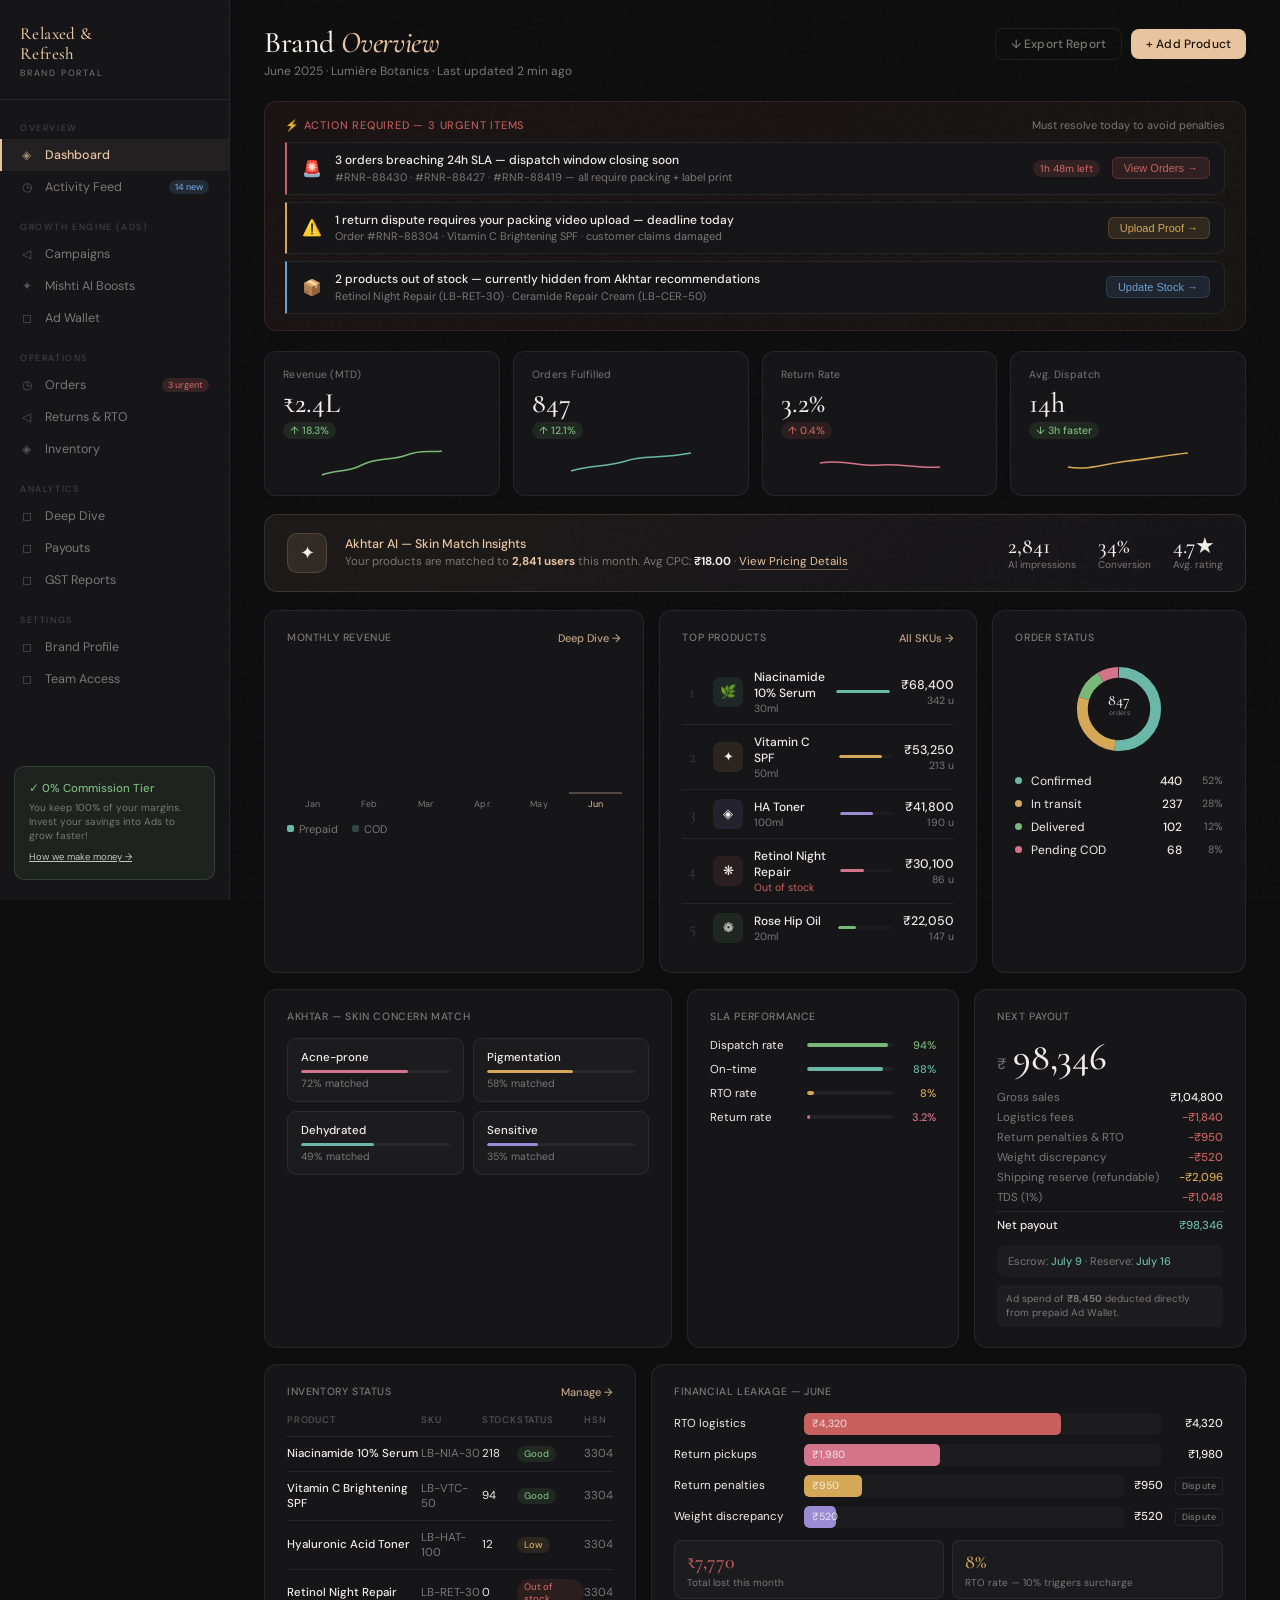
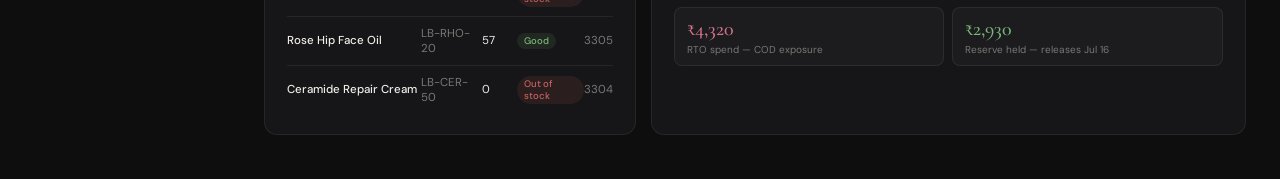
<file: src/imports/brand-dashboard-v3.html>
<!DOCTYPE html>
<html lang="en">
<head>
<meta charset="UTF-8">
<meta name="viewport" content="width=device-width, initial-scale=1.0">
<title>Brand Dashboard v3 — Relaxed & Refresh</title>
<link href="https://fonts.googleapis.com/css2?family=Cormorant+Garamond:ital,wght@0,400;0,500;0,600;1,400&family=DM+Sans:wght@300;400;500&display=swap" rel="stylesheet">
<style>
:root{
  --bg:#0e0e0f;--surface:#161618;--surface2:#1c1c1f;--surface3:#222226;
  --border:rgba(255,255,255,0.07);--border-h:rgba(255,255,255,0.13);
  --text:#f0ede8;--muted:#7a7875;--faint:#3a3a3d;
  --accent:#e8c4a0;--accent2:#c9a47e;
  --rose:#d4748a;--teal:#6bb8a8;--amber:#d4a857;--green:#7ab87a;
  --red:#c96060;--purple:#9b8bd4;--blue:#6a9fd4;
}
*{box-sizing:border-box;margin:0;padding:0}
body{font-family:'DM Sans',sans-serif;background:var(--bg);color:var(--text);min-height:100vh;overflow-x:hidden}
body::before{content:'';position:fixed;inset:0;background-image:url("data:image/svg+xml,%3Csvg viewBox='0 0 200 200' xmlns='http://www.w3.org/2000/svg'%3E%3Cfilter id='n'%3E%3CfeTurbulence type='fractalNoise' baseFrequency='0.85' numOctaves='4'/%3E%3C/filter%3E%3Crect width='100%25' height='100%25' filter='url(%23n)' opacity='0.025'/%3E%3C/svg%3E");pointer-events:none;z-index:0;opacity:.5}
.layout{display:grid;grid-template-columns:230px 1fr;min-height:100vh;position:relative;z-index:1}

/* ── SIDEBAR ── */
.sidebar{background:var(--surface);border-right:1px solid var(--border);padding:24px 0 20px;display:flex;flex-direction:column;position:sticky;top:0;height:100vh;overflow-y:auto}
.brand-mark{padding:0 20px 20px;border-bottom:1px solid var(--border);margin-bottom:6px}
.logo-word{font-family:'Cormorant Garamond',serif;font-size:17px;font-weight:500;color:var(--accent);letter-spacing:.4px;line-height:1.2}
.logo-sub{font-size:9px;color:var(--muted);letter-spacing:1.8px;text-transform:uppercase;margin-top:2px}
.nav-section{padding:10px 0 2px}
.nav-label{font-size:9px;letter-spacing:1.6px;text-transform:uppercase;color:var(--muted);padding:6px 20px 5px;opacity:.5}
.nav-item{display:flex;align-items:center;gap:9px;padding:8px 20px;font-size:12.5px;color:var(--muted);cursor:pointer;transition:all .15s;border-left:2px solid transparent;user-select:none}
.nav-item:hover{color:var(--text);background:rgba(255,255,255,0.025)}
.nav-item.active{color:var(--accent);border-left-color:var(--accent);background:rgba(232,196,160,0.055);font-weight:500}
.nav-icon{font-size:12px;width:14px;opacity:.65;flex-shrink:0}
.nbadge{margin-left:auto;font-size:9px;font-weight:500;padding:1px 6px;border-radius:20px}
.nb-red{background:rgba(201,96,96,.18);color:var(--red)}
.nb-amber{background:rgba(212,168,87,.18);color:var(--amber)}
.nb-teal{background:rgba(107,184,168,.15);color:var(--teal)}
.nb-blue{background:rgba(106,159,212,.15);color:var(--blue)}

.commission-badge{margin:auto 14px 0;padding:14px;background:rgba(122,184,122,0.08);border-radius:10px;border:1px solid rgba(122,184,122,0.2)}
.cb-title{font-size:11.5px;font-weight:500;color:var(--green);margin-bottom:5px;display:flex;align-items:center;gap:5px}
.cb-desc{font-size:10px;color:var(--muted);line-height:1.4}
.cb-link{font-size:9.5px;color:var(--text);text-decoration:underline;margin-top:8px;display:inline-block;opacity:.8}
.cb-link:hover{opacity:1}

/* ── MAIN ── */
.main{padding:28px 34px;overflow-y:auto}
@keyframes fu{from{opacity:0;transform:translateY(10px)}to{opacity:1;transform:translateY(0)}}
.fade{animation:fu .35s ease both}
.fade-1{animation:fu .35s .05s ease both}
.fade-2{animation:fu .35s .1s ease both}
.fade-3{animation:fu .35s .15s ease both}
.fade-4{animation:fu .35s .2s ease both}

.page-header{display:flex;align-items:flex-start;justify-content:space-between;margin-bottom:22px}
.page-title{font-family:'Cormorant Garamond',serif;font-size:30px;font-weight:500;letter-spacing:-.4px;line-height:1}
.page-title span{color:var(--accent);font-style:italic}
.page-sub{font-size:12px;color:var(--muted);margin-top:5px}
.hdr-actions{display:flex;gap:9px;align-items:center}
.btn{font-family:'DM Sans',sans-serif;font-size:12px;font-weight:500;padding:7px 15px;border-radius:8px;cursor:pointer;border:none;transition:all .15s;letter-spacing:.15px}
.btn-ghost{background:transparent;color:var(--muted);border:1px solid var(--border)}
.btn-ghost:hover{border-color:var(--border-h);color:var(--text)}
.btn-primary{background:var(--accent);color:#1a1208}
.btn-primary:hover{background:var(--accent2)}
.btn-sm{padding:4px 9px;font-size:10px;border-radius:5px}
.btn-danger{background:rgba(201,96,96,.12);color:var(--red);border:1px solid rgba(201,96,96,.2)}
.btn-danger:hover{background:rgba(201,96,96,.2)}
.btn-teal{background:rgba(107,184,168,.12);color:var(--teal);border:1px solid rgba(107,184,168,.2)}
.btn-teal:hover{background:rgba(107,184,168,.2)}
.btn-amber{background:rgba(212,168,87,.12);color:var(--amber);border:1px solid rgba(212,168,87,.2)}

/* ── ACTION REQUIRED ── */
.action-bar{background:linear-gradient(135deg,rgba(201,96,96,.07) 0%,rgba(212,168,87,.05) 100%);border:1px solid rgba(201,96,96,.18);border-radius:13px;padding:16px 20px;margin-bottom:20px;display:flex;flex-direction:column;gap:10px}
.action-bar-header{display:flex;align-items:center;justify-content:space-between}
.action-bar-title{font-size:11px;font-weight:500;letter-spacing:.8px;text-transform:uppercase;color:var(--red);opacity:.9}
.action-bar-count{font-size:11px;color:var(--muted)}
.action-items{display:flex;flex-direction:column;gap:7px}
.action-item{display:flex;align-items:center;gap:12px;padding:10px 14px;border-radius:9px;border:1px solid var(--border);background:var(--surface);transition:border-color .15s;cursor:pointer}
.action-item:hover{border-color:var(--border-h)}
.action-item.critical{border-left:2px solid var(--red);border-radius:0 9px 9px 0}
.action-item.warning{border-left:2px solid var(--amber);border-radius:0 9px 9px 0}
.action-item.info{border-left:2px solid var(--blue);border-radius:0 9px 9px 0}
.ai-icon{font-size:16px;flex-shrink:0;width:22px;text-align:center}
.ai-body{flex:1}
.ai-text{font-size:12px;font-weight:500;color:var(--text);line-height:1.3}
.ai-sub{font-size:11px;color:var(--muted);margin-top:1px}
.ai-cta{font-size:11px;font-weight:500;padding:4px 11px;border-radius:6px;cursor:pointer;border:none;flex-shrink:0;transition:all .15s}
.ai-cta.red{background:rgba(201,96,96,.15);color:var(--red);border:1px solid rgba(201,96,96,.25)}
.ai-cta.red:hover{background:rgba(201,96,96,.25)}
.ai-cta.amber{background:rgba(212,168,87,.13);color:var(--amber);border:1px solid rgba(212,168,87,.22)}
.ai-cta.blue{background:rgba(106,159,212,.12);color:var(--blue);border:1px solid rgba(106,159,212,.2)}
.ai-countdown{font-size:10px;font-weight:500;padding:2px 7px;border-radius:20px;background:rgba(201,96,96,.15);color:var(--red);flex-shrink:0}

/* ── KPI STRIP ── */
.kpi-strip{display:grid;grid-template-columns:repeat(4,1fr);gap:13px;margin-bottom:18px}
.kpi-card{background:var(--surface);border:1px solid var(--border);border-radius:12px;padding:16px 18px;transition:border-color .18s}
.kpi-card:hover{border-color:var(--border-h)}
.kpi-label{font-size:10.5px;color:var(--muted);letter-spacing:.3px;margin-bottom:8px}
.kpi-value{font-family:'Cormorant Garamond',serif;font-size:28px;font-weight:500;line-height:1;color:var(--text)}
.kpi-delta{display:inline-flex;align-items:center;gap:3px;font-size:10.5px;font-weight:500;margin-top:5px;padding:2px 7px;border-radius:20px}
.kpi-delta.up{background:rgba(122,184,122,.11);color:var(--green)}
.kpi-delta.dn{background:rgba(201,96,96,.11);color:var(--red)}
.kpi-spark{margin-top:10px;height:30px}
.sparkline path{fill:none;stroke-width:1.5;stroke-linecap:round;stroke-linejoin:round}

/* ── GRID LAYOUTS ── */
.g2{display:grid;grid-template-columns:1fr 1fr;gap:15px;margin-bottom:16px}
.g3{display:grid;grid-template-columns:1.5fr 1fr 1fr;gap:15px;margin-bottom:16px}
.g31{display:grid;grid-template-columns:1fr 1.6fr;gap:15px;margin-bottom:16px}

/* ── CARD ── */
.card{background:var(--surface);border:1px solid var(--border);border-radius:13px;padding:20px 22px;transition:border-color .18s}
.card:hover{border-color:var(--border-h)}
.card-title{font-size:10.5px;font-weight:500;color:var(--muted);letter-spacing:.6px;text-transform:uppercase;margin-bottom:15px;display:flex;align-items:center;justify-content:space-between;gap:8px}
.card-title-link{font-size:11px;color:var(--accent);text-transform:none;letter-spacing:0;cursor:pointer;opacity:.8;flex-shrink:0}
.card-title-link:hover{opacity:1}
.sec-title{font-size:10px;font-weight:500;letter-spacing:.6px;text-transform:uppercase;color:var(--muted);opacity:.6;margin:14px 0 8px}

/* ── AKHTAR BANNER ── */
.akhtar-banner{background:linear-gradient(135deg,rgba(232,196,160,.07) 0%,rgba(155,139,212,.05) 100%);border:1px solid rgba(232,196,160,.14);border-radius:13px;padding:18px 22px;display:flex;align-items:center;gap:18px;margin-bottom:18px}
.akhtar-icon{width:40px;height:40px;border-radius:10px;background:rgba(232,196,160,.1);border:1px solid rgba(232,196,160,.18);display:flex;align-items:center;justify-content:center;font-size:18px;flex-shrink:0}
.akhtar-text h3{font-size:12.5px;font-weight:500;color:var(--accent);margin-bottom:2px}
.akhtar-text p{font-size:11.5px;color:var(--muted);line-height:1.4}
.akhtar-stats{margin-left:auto;display:flex;gap:22px;flex-shrink:0}
.as-val{font-family:'Cormorant Garamond',serif;font-size:22px;font-weight:500;color:var(--text);line-height:1}
.as-lbl{font-size:10px;color:var(--muted);margin-top:1px}

/* ── PRODUCT LIST ── */
.product-row{display:flex;align-items:center;gap:11px;padding:9px 0;border-bottom:1px solid var(--border);transition:all .13s;cursor:default}
.product-row:last-child{border-bottom:none}
.product-row:hover{background:rgba(255,255,255,.02);margin:0 -6px;padding:9px 6px;border-radius:6px;border-bottom-color:transparent}
.product-rank{font-family:'Cormorant Garamond',serif;font-size:17px;color:var(--muted);width:20px;text-align:center;opacity:.38}
.product-swatch{width:30px;height:30px;border-radius:7px;flex-shrink:0;display:flex;align-items:center;justify-content:center;font-size:13px}
.product-name{font-size:12px;font-weight:500;color:var(--text)}
.product-cat{font-size:10.5px;color:var(--muted);margin-top:1px}
.pbar-wrap{width:54px}
.pbar-track{height:3px;background:var(--surface2);border-radius:2px;overflow:hidden}
.pbar-fill{height:100%;border-radius:2px;transition:width 1s ease}
.p-rev{font-size:12.5px;font-weight:500;color:var(--text);text-align:right}
.p-units{font-size:10.5px;color:var(--muted);margin-top:1px;text-align:right}

/* ── STATUS DONUT ── */
.status-row{display:flex;align-items:center;gap:9px;margin-bottom:7px}
.status-dot{width:7px;height:7px;border-radius:50%;flex-shrink:0}
.status-name{font-size:12px;color:var(--text);flex:1}
.status-count{font-size:12px;font-weight:500;color:var(--text)}
.status-pct{font-size:10.5px;color:var(--muted);width:32px;text-align:right}

/* ── SLA ── */
.sla-row{display:flex;align-items:center;gap:9px;margin-bottom:9px}
.sla-name{font-size:11.5px;color:var(--text);width:88px;flex-shrink:0}
.sla-track{flex:1;height:4px;background:rgba(255,255,255,.05);border-radius:2px;overflow:hidden}
.sla-fill{height:100%;border-radius:2px}
.sla-val{font-size:11px;font-weight:500;width:34px;text-align:right}

/* ── PAYOUT ── */
.payout-amount{font-family:'Cormorant Garamond',serif;font-size:38px;font-weight:500;line-height:1;color:var(--text)}
.pb-row{display:flex;align-items:center;justify-content:space-between;font-size:11.5px;margin-bottom:5px}
.pb-label{color:var(--muted)}
.pb-label[title]{border-bottom:1px dotted var(--muted);cursor:help}
.pb-val{font-weight:500;color:var(--text)}
.pb-val.neg{color:var(--red)}
.pb-val.hold{color:var(--amber)}
.pb-val.pos{color:var(--teal)}
.pb-divider{border:none;border-top:1px solid var(--border);margin:6px 0}
.payout-date{margin-top:12px;padding:9px 11px;background:var(--surface2);border-radius:7px;font-size:11px;color:var(--muted)}
.payout-date strong{color:var(--teal);font-weight:500}

/* ── INVENTORY ── */
.inv-table{width:100%;border-collapse:collapse}
.inv-table th{text-align:left;font-size:9.5px;font-weight:500;letter-spacing:.8px;text-transform:uppercase;color:var(--muted);padding:0 0 10px;border-bottom:1px solid var(--border);opacity:.65}
.inv-table td{padding:9px 0;border-bottom:1px solid var(--border);font-size:11.5px;color:var(--text)}
.inv-table tr:last-child td{border-bottom:none}
.stock-pill{display:inline-block;font-size:9.5px;font-weight:500;padding:2px 7px;border-radius:20px}
.sp-good{background:rgba(122,184,122,.11);color:var(--green)}
.sp-low{background:rgba(212,168,87,.11);color:var(--amber)}
.sp-out{background:rgba(201,96,96,.11);color:var(--red)}
.sp-transit{background:rgba(106,159,212,.11);color:var(--blue)}
.sp-pending{background:rgba(155,139,212,.11);color:var(--purple)}

/* ── FINANCIAL LEAKAGE ── */
.leak-chart{display:flex;flex-direction:column;gap:9px;margin-top:4px}
.leak-row{display:flex;align-items:center;gap:10px}
.leak-label{font-size:11.5px;color:var(--text);width:120px;flex-shrink:0}
.leak-track{flex:1;height:22px;background:var(--surface2);border-radius:5px;overflow:hidden;position:relative}
.leak-fill{height:100%;border-radius:5px;display:flex;align-items:center;padding-left:8px;font-size:10.5px;font-weight:500;color:rgba(255,255,255,.7);transition:width .9s ease}
.leak-total{font-size:11.5px;font-weight:500;color:var(--text);display:flex;align-items:center;justify-content:flex-end;gap:6px;min-width:52px;flex-shrink:0}
.leak-summary{display:grid;grid-template-columns:1fr 1fr;gap:8px;margin-top:12px}
.leak-stat{padding:9px 12px;background:var(--surface2);border-radius:8px;border:1px solid var(--border)}
.leak-stat-val{font-family:'Cormorant Garamond',serif;font-size:20px;font-weight:500;color:var(--text)}
.leak-stat-lbl{font-size:10px;color:var(--muted);margin-top:2px;line-height:1.3}

/* ── PROMOTIONS ── */
.promo-list{display:flex;flex-direction:column;gap:8px}
.promo-item{display:flex;align-items:center;gap:11px;padding:10px 13px;background:var(--surface2);border-radius:9px;border:1px solid var(--border);transition:border-color .15s}
.promo-item:hover{border-color:var(--border-h)}
.promo-type-pill{font-size:9.5px;font-weight:500;padding:2px 8px;border-radius:20px;flex-shrink:0}
.pt-platform{background:rgba(155,139,212,.13);color:var(--purple)}
.pt-brand{background:rgba(107,184,168,.12);color:var(--teal)}
.pt-expiry{background:rgba(212,168,87,.11);color:var(--amber)}
.promo-name{font-size:12px;font-weight:500;color:var(--text);flex:1}
.promo-sub{font-size:10.5px;color:var(--muted);margin-top:1px}
.promo-stat{text-align:right;flex-shrink:0}
.promo-stat-val{font-size:12px;font-weight:500;color:var(--text)}
.promo-stat-lbl{font-size:10px;color:var(--muted);margin-top:1px}
.promo-toggle{width:32px;height:18px;border-radius:9px;position:relative;cursor:pointer;flex-shrink:0;transition:background .2s}
.pt-on{background:var(--teal)}
.pt-off{background:var(--faint)}
.pt-thumb{position:absolute;top:2px;width:14px;height:14px;background:#fff;border-radius:50%;transition:left .2s}
.pt-on .pt-thumb{left:16px}
.pt-off .pt-thumb{left:2px}

/* ── CHART BAR ── */
.chart-wrap{position:relative;height:150px}
.chart-bars{display:flex;align-items:flex-end;gap:5px;height:100%;padding-top:8px}
.bar-col{flex:1;display:flex;flex-direction:column;align-items:center;gap:3px}
.bar-track{width:100%;flex:1;display:flex;flex-direction:column;justify-content:flex-end;border-radius:3px 3px 0 0;overflow:hidden}
.bar-fill{width:100%;border-radius:3px 3px 0 0;position:relative}
.bar-fill::after{content:'';position:absolute;inset:0;border-radius:inherit;background:linear-gradient(to top,rgba(255,255,255,0) 60%,rgba(255,255,255,.07) 100%)}
.bar-label{font-size:9px;color:var(--muted);letter-spacing:.2px;margin-top:2px}
.chart-legend{display:flex;gap:14px;margin-top:12px}
.legend-item{display:flex;align-items:center;gap:5px;font-size:11px;color:var(--muted)}
.legend-dot{width:7px;height:7px;border-radius:2px}

/* ── CONCERN ── */
.concern-grid{display:grid;grid-template-columns:1fr 1fr;gap:9px}
.concern-item{padding:11px 13px;background:var(--surface2);border-radius:9px;border:1px solid var(--border)}
.concern-name{font-size:11.5px;font-weight:500;color:var(--text);margin-bottom:5px}
.cbar-track{height:3px;background:rgba(255,255,255,.05);border-radius:2px;overflow:hidden;margin-bottom:4px}
.cbar-fill{height:100%;border-radius:2px}
.concern-pct{font-size:10.5px;color:var(--muted)}

/* ── REVIEWS ── */
.review-list{display:flex;flex-direction:column;gap:10px}
.review-item{padding:12px 14px;background:var(--surface2);border-radius:10px;border:1px solid var(--border)}
.review-header{display:flex;align-items:center;gap:10px;margin-bottom:6px}
.review-stars{display:flex;gap:2px}
.rstar{font-size:11px}
.rstar.filled{color:var(--amber)}
.rstar.empty{color:var(--faint)}
.review-prod{font-size:10.5px;color:var(--muted);flex:1}
.review-date{font-size:10px;color:var(--muted)}
.review-text{font-size:12px;color:var(--text);line-height:1.5;margin-bottom:6px}
.review-user{font-size:10.5px;color:var(--muted)}
.review-tag{display:inline-block;font-size:9.5px;font-weight:500;padding:2px 7px;border-radius:20px;margin-top:5px}
.rt-resolved{background:rgba(122,184,122,.11);color:var(--green)}
.rt-pending{background:rgba(212,168,87,.11);color:var(--amber)}
.rt-critical{background:rgba(201,96,96,.11);color:var(--red)}
.reply-box{margin-top:8px;padding:8px 10px;background:var(--surface);border-radius:7px;border:1px solid var(--border)}
.reply-box-input{width:100%;background:none;border:none;color:var(--muted);font-family:'DM Sans',sans-serif;font-size:11.5px;outline:none;resize:none}
.reply-box-input::placeholder{color:var(--faint)}
.reply-actions{display:flex;justify-content:flex-end;gap:6px;margin-top:6px}

/* ── STOREFRONT ── */
.storefront-preview{border-radius:10px;overflow:hidden;border:1px solid var(--border);margin-bottom:14px}
.sf-hero{height:70px;background:linear-gradient(135deg,rgba(107,184,168,.2),rgba(155,139,212,.15));display:flex;align-items:center;justify-content:center;position:relative}
.sf-hero-text{font-family:'Cormorant Garamond',serif;font-size:13px;color:var(--accent);opacity:.5;letter-spacing:1px}
.sf-hero-edit{position:absolute;top:6px;right:8px;font-size:10px;padding:3px 9px;border-radius:20px;background:rgba(0,0,0,.4);color:var(--muted);cursor:pointer;border:1px solid var(--border)}
.sf-logo-row{display:flex;align-items:center;gap:12px;padding:12px 14px;background:var(--surface2)}
.sf-logo{width:38px;height:38px;border-radius:8px;background:rgba(232,196,160,.12);border:1px solid rgba(232,196,160,.18);display:flex;align-items:center;justify-content:center;font-size:16px;color:var(--accent)}
.sf-brand-name{font-size:13px;font-weight:500;color:var(--text)}
.sf-brand-sub{font-size:11px;color:var(--muted);margin-top:1px}
.cert-list{display:flex;gap:7px;flex-wrap:wrap;margin-top:2px}
.cert-badge{display:inline-flex;align-items:center;gap:4px;font-size:10px;font-weight:500;padding:3px 9px;border-radius:20px;background:rgba(122,184,122,.1);color:var(--green);border:1px solid rgba(122,184,122,.15)}
.sf-field{margin-bottom:12px}
.sf-field label{display:block;font-size:10px;font-weight:500;color:var(--muted);letter-spacing:.5px;text-transform:uppercase;margin-bottom:5px}
.sf-input{width:100%;background:var(--surface2);border:1px solid var(--border);border-radius:7px;padding:8px 11px;color:var(--text);font-family:'DM Sans',sans-serif;font-size:12px;outline:none;transition:border-color .15s}
.sf-input:focus{border-color:var(--border-h)}
.sf-textarea{min-height:70px;resize:none}
.sf-upload-btn{display:flex;align-items:center;justify-content:center;gap:7px;padding:9px;border-radius:8px;border:1px dashed var(--border);background:var(--surface2);color:var(--muted);font-size:11.5px;cursor:pointer;transition:all .15s;width:100%}
.sf-upload-btn:hover{border-color:var(--border-h);color:var(--text)}

/* notification dot */
.ndot{width:6px;height:6px;background:var(--rose);border-radius:50%;display:inline-block;margin-left:3px;vertical-align:middle;flex-shrink:0}

/* ═══════════════════════════════
   ── NEW: ORDERS VIEW ──
═══════════════════════════════ */
.orders-toolbar{display:flex;align-items:center;gap:10px;margin-bottom:18px;flex-wrap:wrap}
.search-box{display:flex;align-items:center;gap:8px;background:var(--surface);border:1px solid var(--border);border-radius:9px;padding:7px 12px;flex:1;min-width:200px;transition:border-color .15s}
.search-box:focus-within{border-color:var(--border-h)}
.search-box input{background:none;border:none;outline:none;font-family:'DM Sans',sans-serif;font-size:12px;color:var(--text);width:100%}
.search-box input::placeholder{color:var(--muted)}
.search-icon{color:var(--muted);font-size:13px;flex-shrink:0}
.filter-tabs{display:flex;gap:5px}
.ftab{font-size:11px;font-weight:500;padding:5px 12px;border-radius:7px;cursor:pointer;border:1px solid var(--border);background:var(--surface);color:var(--muted);transition:all .15s;white-space:nowrap}
.ftab:hover{color:var(--text);border-color:var(--border-h)}
.ftab.active{background:rgba(232,196,160,.08);border-color:rgba(232,196,160,.25);color:var(--accent)}

.orders-table-wrap{background:var(--surface);border:1px solid var(--border);border-radius:13px;overflow:hidden;margin-bottom:16px}
.orders-table{width:100%;border-collapse:collapse}
.orders-table th{text-align:left;font-size:9.5px;font-weight:500;letter-spacing:.8px;text-transform:uppercase;color:var(--muted);padding:12px 16px;border-bottom:1px solid var(--border);opacity:.7;background:var(--surface2)}
.orders-table td{padding:11px 16px;border-bottom:1px solid var(--border);font-size:12px;color:var(--text);vertical-align:middle}
.orders-table tr:last-child td{border-bottom:none}
.orders-table tr:hover td{background:rgba(255,255,255,.015)}
.order-id{font-family:'Cormorant Garamond',serif;font-size:14px;color:var(--accent);font-weight:500}
.order-id-sub{font-size:10px;color:var(--muted);margin-top:1px}
.order-customer{font-size:12px;font-weight:500;color:var(--text)}
.order-city{font-size:10.5px;color:var(--muted);margin-top:1px}
.order-prod-name{font-size:11.5px;color:var(--text)}
.order-prod-sku{font-size:10px;color:var(--muted);margin-top:1px}
.order-amount{font-size:13px;font-weight:500;font-family:'Cormorant Garamond',serif;color:var(--text)}
.order-type{font-size:10px;color:var(--muted);margin-top:1px}
.order-sla-ok{font-size:10.5px;color:var(--green)}
.order-sla-warn{font-size:10.5px;color:var(--amber);font-weight:500}
.order-sla-breach{font-size:10.5px;color:var(--red);font-weight:500;animation:pulse 1.5s infinite}
@keyframes pulse{0%,100%{opacity:1}50%{opacity:.5}}
.order-actions{display:flex;gap:5px}

.urgency-bar{background:rgba(201,96,96,.07);border:1px solid rgba(201,96,96,.15);border-radius:10px;padding:12px 16px;margin-bottom:14px;display:flex;align-items:center;gap:14px}
.urgency-icon{font-size:18px}
.urgency-text{flex:1;font-size:12px;color:var(--red)}
.urgency-text strong{font-weight:500}
.urgency-timer{font-family:'Cormorant Garamond',serif;font-size:22px;font-weight:500;color:var(--red)}

.orders-kpi{display:grid;grid-template-columns:repeat(5,1fr);gap:10px;margin-bottom:16px}
.okpi{background:var(--surface);border:1px solid var(--border);border-radius:10px;padding:12px 14px}
.okpi-val{font-family:'Cormorant Garamond',serif;font-size:22px;font-weight:500;color:var(--text);line-height:1}
.okpi-lbl{font-size:10px;color:var(--muted);margin-top:3px}

/* ═══════════════════════════════
   ── NEW: ANALYTICS VIEW ──
═══════════════════════════════ */
.analytics-grid-top{display:grid;grid-template-columns:2fr 1fr;gap:15px;margin-bottom:16px}
.analytics-grid-mid{display:grid;grid-template-columns:1fr 1fr 1fr;gap:15px;margin-bottom:16px}
.analytics-grid-bot{display:grid;grid-template-columns:1.4fr 1fr;gap:15px;margin-bottom:16px}

.period-toggle{display:flex;gap:4px;background:var(--surface2);border-radius:8px;padding:3px}
.ptab{font-size:10.5px;font-weight:500;padding:4px 10px;border-radius:5px;cursor:pointer;color:var(--muted);transition:all .15s}
.ptab.active{background:var(--surface);color:var(--text);box-shadow:0 1px 3px rgba(0,0,0,.3)}

.big-chart-wrap{height:200px;position:relative;margin-top:8px}
.big-chart-bars{display:flex;align-items:flex-end;gap:4px;height:100%}
.big-bar-col{flex:1;display:flex;flex-direction:column;align-items:center;gap:4px}
.big-bar-track{width:100%;flex:1;display:flex;flex-direction:column;justify-content:flex-end}
.big-bar-seg{width:100%;position:relative}
.big-bar-seg::after{content:'';position:absolute;inset:0;background:linear-gradient(to top,rgba(255,255,255,0) 60%,rgba(255,255,255,.06) 100%)}
.big-bar-label{font-size:8.5px;color:var(--muted)}

.funnel-wrap{display:flex;flex-direction:column;gap:7px;margin-top:6px}
.funnel-row{position:relative}
.funnel-label{font-size:11px;color:var(--text);margin-bottom:3px;display:flex;justify-content:space-between}
.funnel-label span{color:var(--muted);font-size:10.5px}
.funnel-bar{height:28px;border-radius:5px;display:flex;align-items:center;padding:0 10px;font-size:10.5px;font-weight:500;color:rgba(255,255,255,.8);transition:width 1s ease}
.funnel-rate{font-size:9.5px;color:var(--muted);margin-top:2px;text-align:right}

.channel-list{display:flex;flex-direction:column;gap:8px;margin-top:4px}
.channel-row{display:flex;align-items:center;gap:10px}
.channel-icon{width:28px;height:28px;border-radius:7px;display:flex;align-items:center;justify-content:center;font-size:12px;flex-shrink:0}
.channel-name{font-size:12px;color:var(--text);flex:1}
.channel-sub{font-size:10px;color:var(--muted)}
.channel-val{font-family:'Cormorant Garamond',serif;font-size:16px;font-weight:500;color:var(--text)}
.channel-delta{font-size:10px;font-weight:500}
.cd-up{color:var(--green)}
.cd-dn{color:var(--red)}

.cohort-table{width:100%;border-collapse:collapse;margin-top:6px}
.cohort-table th{font-size:9px;letter-spacing:.6px;text-transform:uppercase;color:var(--muted);padding:4px 8px;text-align:center;opacity:.6}
.cohort-table td{padding:5px 8px;text-align:center;font-size:11px;border-radius:4px}
.cohort-cell{border-radius:4px;padding:3px 6px;font-size:10.5px;font-weight:500}

.geo-list{display:flex;flex-direction:column;gap:7px;margin-top:4px}
.geo-row{display:flex;align-items:center;gap:9px}
.geo-flag{font-size:14px;width:22px;text-align:center}
.geo-city{font-size:12px;color:var(--text);flex:1}
.geo-track{width:80px;height:4px;background:var(--surface2);border-radius:2px;overflow:hidden}
.geo-fill{height:100%;border-radius:2px;background:var(--teal)}
.geo-pct{font-size:11px;color:var(--muted);width:30px;text-align:right}
.geo-rev{font-family:'Cormorant Garamond',serif;font-size:14px;color:var(--text);width:52px;text-align:right}

.insight-cards{display:flex;flex-direction:column;gap:8px;margin-top:4px}
.insight-card{padding:10px 13px;border-radius:9px;border:1px solid var(--border);background:var(--surface2)}
.insight-icon{font-size:15px;margin-bottom:4px}
.insight-title{font-size:11.5px;font-weight:500;color:var(--text);margin-bottom:2px}
.insight-body{font-size:11px;color:var(--muted);line-height:1.4}
.insight-card.positive{border-color:rgba(122,184,122,.2);background:rgba(122,184,122,.04)}
.insight-card.warning{border-color:rgba(212,168,87,.2);background:rgba(212,168,87,.04)}
.insight-card.info{border-color:rgba(106,159,212,.2);background:rgba(106,159,212,.04)}

/* ═══════════════════════════════
   ── NEW: ACTIVITY FEED ──
═══════════════════════════════ */
.activity-layout{display:grid;grid-template-columns:1fr 300px;gap:16px}
.feed-filters{display:flex;gap:6px;margin-bottom:16px;flex-wrap:wrap}
.feed-pill{font-size:11px;font-weight:500;padding:5px 12px;border-radius:20px;cursor:pointer;border:1px solid var(--border);background:var(--surface);color:var(--muted);transition:all .15s;user-select:none}
.feed-pill:hover{color:var(--text);border-color:var(--border-h)}
.feed-pill.active{color:var(--accent);border-color:rgba(232,196,160,.3);background:rgba(232,196,160,.06)}

.timeline{display:flex;flex-direction:column}
.tl-group{margin-bottom:18px}
.tl-date-label{font-size:10px;font-weight:500;letter-spacing:.8px;text-transform:uppercase;color:var(--muted);padding:6px 0;margin-bottom:6px;border-bottom:1px solid var(--border);opacity:.5}
.tl-item{display:flex;gap:13px;padding:10px 0;position:relative}
.tl-item:not(:last-child)::after{content:'';position:absolute;left:15px;top:36px;bottom:0;width:1px;background:var(--border)}
.tl-dot-wrap{flex-shrink:0;width:30px;height:30px;border-radius:8px;display:flex;align-items:center;justify-content:center;font-size:13px;border:1px solid var(--border);background:var(--surface2)}
.tl-body{flex:1;padding-top:4px}
.tl-title{font-size:12px;font-weight:500;color:var(--text);line-height:1.3;margin-bottom:2px}
.tl-title em{font-style:normal;color:var(--accent)}
.tl-meta{font-size:11px;color:var(--muted)}
.tl-badge{display:inline-block;font-size:9.5px;font-weight:500;padding:2px 7px;border-radius:20px;margin-left:6px;vertical-align:middle}
.tb-order{background:rgba(107,184,168,.1);color:var(--teal)}
.tb-return{background:rgba(201,96,96,.1);color:var(--red)}
.tb-finance{background:rgba(155,139,212,.1);color:var(--purple)}
.tb-promo{background:rgba(212,168,87,.1);color:var(--amber)}
.tb-review{background:rgba(122,184,122,.1);color:var(--green)}
.tb-system{background:rgba(255,255,255,.06);color:var(--muted)}
.tb-ai{background:rgba(232,196,160,.1);color:var(--accent)}
.tl-expand{font-size:10.5px;color:var(--accent);cursor:pointer;margin-top:4px;display:inline-block;opacity:.7}
.tl-expand:hover{opacity:1}

.notif-panel{display:flex;flex-direction:column;gap:12px}
.notif-section-title{font-size:9.5px;letter-spacing:.8px;text-transform:uppercase;color:var(--muted);margin-bottom:8px;opacity:.6}
.notif-card{padding:12px 14px;background:var(--surface);border:1px solid var(--border);border-radius:11px;transition:border-color .15s}
.notif-card:hover{border-color:var(--border-h)}
.notif-card.unread{border-left:2px solid var(--accent);border-radius:0 11px 11px 0}
.notif-head{display:flex;align-items:center;gap:8px;margin-bottom:5px}
.notif-icon{font-size:14px}
.notif-title{font-size:12px;font-weight:500;color:var(--text);flex:1}
.notif-time{font-size:10px;color:var(--muted);flex-shrink:0}
.notif-body{font-size:11.5px;color:var(--muted);line-height:1.4}
.notif-action{font-size:11px;color:var(--accent);cursor:pointer;margin-top:6px;display:inline-block}
.stats-summary{background:var(--surface);border:1px solid var(--border);border-radius:11px;padding:14px}
.ss-row{display:flex;justify-content:space-between;align-items:baseline;padding:5px 0;border-bottom:1px solid var(--border)}
.ss-row:last-child{border-bottom:none}
.ss-label{font-size:11.5px;color:var(--muted)}
.ss-val{font-family:'Cormorant Garamond',serif;font-size:17px;color:var(--text)}

/* ── Rating bars (reviews page) ── */
.rating-big{font-family:'Cormorant Garamond',serif;font-size:48px;font-weight:500;line-height:1;color:var(--text)}
.rating-stars-row .rs{font-size:14px;color:var(--amber)}
.rating-bars{display:flex;flex-direction:column;gap:5px}
.rbar-row{display:flex;align-items:center;gap:7px}
.rbar-num{font-size:11px;color:var(--muted);width:8px;text-align:right}
.rbar-track{flex:1;height:5px;background:var(--surface2);border-radius:3px;overflow:hidden}
.rbar-fill{height:100%;background:var(--amber);border-radius:3px}
.rbar-count{font-size:11px;color:var(--muted);width:26px}
</style>
</head>
<body>
<div class="layout">

<!-- ── SIDEBAR ── -->
<aside class="sidebar">
  <div class="brand-mark">
    <div class="logo-word">Relaxed &<br>Refresh</div>
    <div class="logo-sub">Brand Portal</div>
  </div>

  <nav class="nav-section">
    <div class="nav-label">Overview</div>
    <div class="nav-item active" onclick="switchView('dashboard',this)"><span class="nav-icon">◈</span>Dashboard</div>
    <div class="nav-item" onclick="switchView('activity',this)"><span class="nav-icon">◷</span>Activity Feed<span class="nbadge nb-blue">14 new</span></div>
  </nav>

  <nav class="nav-section">
    <div class="nav-label">Growth Engine (Ads)</div>
    <div class="nav-item" onclick="switchView('promos',this)"><span class="nav-icon">◁</span>Campaigns</div>
    <div class="nav-item" onclick="switchView('dashboard',this)"><span class="nav-icon">✦</span>Mishti AI Boosts</div>
    <div class="nav-item" onclick="switchView('dashboard',this)"><span class="nav-icon">◻</span>Ad Wallet</div>
  </nav>

  <nav class="nav-section">
    <div class="nav-label">Operations</div>
    <div class="nav-item" onclick="switchView('orders',this)"><span class="nav-icon">◷</span>Orders<span class="nbadge nb-red">3 urgent</span></div>
    <div class="nav-item" onclick="switchView('dashboard',this)"><span class="nav-icon">◁</span>Returns & RTO</div>
    <div class="nav-item" onclick="switchView('dashboard',this)"><span class="nav-icon">◈</span>Inventory</div>
  </nav>

  <nav class="nav-section">
    <div class="nav-label">Analytics</div>
    <div class="nav-item" onclick="switchView('analytics',this)"><span class="nav-icon">◻</span>Deep Dive</div>
    <div class="nav-item" onclick="switchView('finance',this)"><span class="nav-icon">◻</span>Payouts</div>
    <div class="nav-item" onclick="switchView('finance',this)"><span class="nav-icon">◻</span>GST Reports</div>
  </nav>

  <nav class="nav-section" style="margin-bottom:20px">
    <div class="nav-label">Settings</div>
    <div class="nav-item" onclick="switchView('storefront',this)"><span class="nav-icon">◻</span>Brand Profile</div>
    <div class="nav-item" onclick="switchView('dashboard',this)"><span class="nav-icon">◻</span>Team Access</div>
  </nav>

  <div class="commission-badge">
    <div class="cb-title">✓ 0% Commission Tier</div>
    <div class="cb-desc">You keep 100% of your margins. Invest your savings into Ads to grow faster!</div>
    <a href="#" class="cb-link">How we make money →</a>
  </div>
</aside>

<!-- ── MAIN ── -->
<main class="main">

<!-- ════════ VIEW: DASHBOARD ════════ -->
<div id="view-dashboard">
  <div class="page-header fade">
    <div>
      <div class="page-title">Brand <span>Overview</span></div>
      <div class="page-sub">June 2025 · Lumière Botanics · Last updated 2 min ago</div>
    </div>
    <div class="hdr-actions">
      <button class="btn btn-ghost">↓ Export Report</button>
      <button class="btn btn-primary">+ Add Product</button>
    </div>
  </div>

  <div class="action-bar fade">
    <div class="action-bar-header">
      <div class="action-bar-title">⚡ Action Required — 3 urgent items</div>
      <div class="action-bar-count">Must resolve today to avoid penalties</div>
    </div>
    <div class="action-items">
      <div class="action-item critical">
        <div class="ai-icon">🚨</div>
        <div class="ai-body">
          <div class="ai-text">3 orders breaching 24h SLA — dispatch window closing soon</div>
          <div class="ai-sub">#RNR-88430 · #RNR-88427 · #RNR-88419 — all require packing + label print</div>
        </div>
        <div class="ai-countdown">1h 48m left</div>
        <button class="ai-cta red" onclick="switchView('orders',document.querySelector('.nav-item:nth-child(1)'))">View Orders →</button>
      </div>
      <div class="action-item warning">
        <div class="ai-icon">⚠️</div>
        <div class="ai-body">
          <div class="ai-text">1 return dispute requires your packing video upload — deadline today</div>
          <div class="ai-sub">Order #RNR-88304 · Vitamin C Brightening SPF · customer claims damaged</div>
        </div>
        <button class="ai-cta amber">Upload Proof →</button>
      </div>
      <div class="action-item info">
        <div class="ai-icon">📦</div>
        <div class="ai-body">
          <div class="ai-text">2 products out of stock — currently hidden from Akhtar recommendations</div>
          <div class="ai-sub">Retinol Night Repair (LB-RET-30) · Ceramide Repair Cream (LB-CER-50)</div>
        </div>
        <button class="ai-cta blue">Update Stock →</button>
      </div>
    </div>
  </div>

  <div class="kpi-strip fade-1">
    <div class="kpi-card">
      <div class="kpi-label">Revenue (MTD)</div>
      <div class="kpi-value">₹2.4L</div>
      <span class="kpi-delta up">↑ 18.3%</span>
      <div class="kpi-spark"><svg width="100%" height="30" viewBox="0 0 120 30"><path d="M0 26C15 20,25 24,40 16C55 8,70 12,85 6C100 0,110 4,120 2" stroke="var(--green)" fill="none" stroke-width="1.5"/></svg></div>
    </div>
    <div class="kpi-card">
      <div class="kpi-label">Orders Fulfilled</div>
      <div class="kpi-value">847</div>
      <span class="kpi-delta up">↑ 12.1%</span>
      <div class="kpi-spark"><svg width="100%" height="30" viewBox="0 0 120 30"><path d="M0 22C20 16,35 18,55 12C70 6,90 10,120 4" stroke="var(--teal)" fill="none" stroke-width="1.5"/></svg></div>
    </div>
    <div class="kpi-card">
      <div class="kpi-label">Return Rate</div>
      <div class="kpi-value">3.2%</div>
      <span class="kpi-delta dn">↑ 0.4%</span>
      <div class="kpi-spark"><svg width="100%" height="30" viewBox="0 0 120 30"><path d="M0 14C25 10,40 18,60 16C80 14,100 20,120 18" stroke="var(--rose)" fill="none" stroke-width="1.5"/></svg></div>
    </div>
    <div class="kpi-card">
      <div class="kpi-label">Avg. Dispatch</div>
      <div class="kpi-value">14h</div>
      <span class="kpi-delta up">↓ 3h faster</span>
      <div class="kpi-spark"><svg width="100%" height="30" viewBox="0 0 120 30"><path d="M0 18C20 22,40 14,60 12C80 10,100 6,120 4" stroke="var(--amber)" fill="none" stroke-width="1.5"/></svg></div>
    </div>
  </div>

  <div class="akhtar-banner fade-2">
    <div class="akhtar-icon">✦</div>
    <div class="akhtar-text">
      <h3>Akhtar AI — Skin Match Insights</h3>
      <p>Your products are matched to <strong style="color:var(--accent)">2,841 users</strong> this month. Avg CPC: <strong style="color:var(--text)">₹18.00</strong> · <a href="#" style="color:var(--accent);text-decoration:none;border-bottom:1px solid rgba(232,196,160,.4)">View Pricing Details</a></p>
    </div>
    <div class="akhtar-stats">
      <div><div class="as-val">2,841</div><div class="as-lbl">AI impressions</div></div>
      <div><div class="as-val">34%</div><div class="as-lbl">Conversion</div></div>
      <div><div class="as-val">4.7★</div><div class="as-lbl">Avg. rating</div></div>
    </div>
  </div>

  <div class="g3 fade-2">
    <div class="card">
      <div class="card-title">Monthly Revenue <span class="card-title-link" onclick="switchView('analytics',null)">Deep Dive →</span></div>
      <div class="chart-wrap">
        <div class="chart-bars">
          <div class="bar-col"><div class="bar-track" style="height:78%"><div class="bar-fill" style="height:56%;background:var(--teal);opacity:.7"></div><div class="bar-fill" style="height:44%;background:rgba(107,184,168,.22)"></div></div><div class="bar-label">Jan</div></div>
          <div class="bar-col"><div class="bar-track" style="height:62%"><div class="bar-fill" style="height:50%;background:var(--teal);opacity:.7"></div><div class="bar-fill" style="height:50%;background:rgba(107,184,168,.22)"></div></div><div class="bar-label">Feb</div></div>
          <div class="bar-col"><div class="bar-track" style="height:74%"><div class="bar-fill" style="height:60%;background:var(--teal);opacity:.7"></div><div class="bar-fill" style="height:40%;background:rgba(107,184,168,.22)"></div></div><div class="bar-label">Mar</div></div>
          <div class="bar-col"><div class="bar-track" style="height:83%"><div class="bar-fill" style="height:63%;background:var(--teal);opacity:.7"></div><div class="bar-fill" style="height:37%;background:rgba(107,184,168,.22)"></div></div><div class="bar-label">Apr</div></div>
          <div class="bar-col"><div class="bar-track" style="height:70%"><div class="bar-fill" style="height:57%;background:var(--teal);opacity:.7"></div><div class="bar-fill" style="height:43%;background:rgba(107,184,168,.22)"></div></div><div class="bar-label">May</div></div>
          <div class="bar-col"><div class="bar-track" style="height:100%;outline:1px solid rgba(232,196,160,.28);border-radius:3px"><div class="bar-fill" style="height:64%;background:var(--accent);opacity:.88"></div><div class="bar-fill" style="height:36%;background:rgba(232,196,160,.18)"></div></div><div class="bar-label" style="color:var(--accent)">Jun</div></div>
        </div>
      </div>
      <div class="chart-legend">
        <div class="legend-item"><div class="legend-dot" style="background:var(--teal)"></div>Prepaid</div>
        <div class="legend-item"><div class="legend-dot" style="background:rgba(107,184,168,.3)"></div>COD</div>
      </div>
    </div>
    <div class="card">
      <div class="card-title">Top Products <span class="card-title-link">All SKUs →</span></div>
      <div>
        <div class="product-row"><div class="product-rank">1</div><div class="product-swatch" style="background:rgba(107,184,168,.11)">🌿</div><div style="flex:1"><div class="product-name">Niacinamide 10% Serum</div><div class="product-cat">30ml</div></div><div class="pbar-wrap"><div class="pbar-track"><div class="pbar-fill" style="width:100%;background:var(--teal)"></div></div></div><div><div class="p-rev">₹68,400</div><div class="p-units">342 u</div></div></div>
        <div class="product-row"><div class="product-rank">2</div><div class="product-swatch" style="background:rgba(212,168,87,.11)">✦</div><div style="flex:1"><div class="product-name">Vitamin C SPF</div><div class="product-cat">50ml</div></div><div class="pbar-wrap"><div class="pbar-track"><div class="pbar-fill" style="width:78%;background:var(--amber)"></div></div></div><div><div class="p-rev">₹53,250</div><div class="p-units">213 u</div></div></div>
        <div class="product-row"><div class="product-rank">3</div><div class="product-swatch" style="background:rgba(155,139,212,.11)">◈</div><div style="flex:1"><div class="product-name">HA Toner</div><div class="product-cat">100ml</div></div><div class="pbar-wrap"><div class="pbar-track"><div class="pbar-fill" style="width:61%;background:var(--purple)"></div></div></div><div><div class="p-rev">₹41,800</div><div class="p-units">190 u</div></div></div>
        <div class="product-row"><div class="product-rank">4</div><div class="product-swatch" style="background:rgba(201,96,96,.11)">❋</div><div style="flex:1"><div class="product-name">Retinol Night Repair</div><div class="product-cat" style="color:var(--red)">Out of stock</div></div><div class="pbar-wrap"><div class="pbar-track"><div class="pbar-fill" style="width:44%;background:var(--rose)"></div></div></div><div><div class="p-rev">₹30,100</div><div class="p-units">86 u</div></div></div>
        <div class="product-row"><div class="product-rank">5</div><div class="product-swatch" style="background:rgba(122,184,122,.11)">❁</div><div style="flex:1"><div class="product-name">Rose Hip Oil</div><div class="product-cat">20ml</div></div><div class="pbar-wrap"><div class="pbar-track"><div class="pbar-fill" style="width:32%;background:var(--green)"></div></div></div><div><div class="p-rev">₹22,050</div><div class="p-units">147 u</div></div></div>
      </div>
    </div>
    <div class="card">
      <div class="card-title">Order Status</div>
      <svg viewBox="0 0 120 120" width="100" height="100" style="display:block;margin:0 auto 14px">
        <circle cx="60" cy="60" r="44" fill="none" stroke="var(--surface2)" stroke-width="13"/>
        <circle cx="60" cy="60" r="44" fill="none" stroke="var(--teal)" stroke-width="13" stroke-dasharray="143 133" stroke-dashoffset="0" transform="rotate(-90 60 60)"/>
        <circle cx="60" cy="60" r="44" fill="none" stroke="var(--amber)" stroke-width="13" stroke-dasharray="77 199" stroke-dashoffset="-143" transform="rotate(-90 60 60)"/>
        <circle cx="60" cy="60" r="44" fill="none" stroke="var(--green)" stroke-width="13" stroke-dasharray="33 243" stroke-dashoffset="-220" transform="rotate(-90 60 60)"/>
        <circle cx="60" cy="60" r="44" fill="none" stroke="var(--rose)" stroke-width="13" stroke-dasharray="22 254" stroke-dashoffset="-253" transform="rotate(-90 60 60)"/>
        <text x="60" y="55" text-anchor="middle" fill="var(--text)" font-family="Cormorant Garamond,serif" font-size="19" font-weight="500">847</text>
        <text x="60" y="67" text-anchor="middle" fill="var(--muted)" font-family="DM Sans,sans-serif" font-size="8">orders</text>
      </svg>
      <div class="status-row"><div class="status-dot" style="background:var(--teal)"></div><div class="status-name">Confirmed</div><div class="status-count">440</div><div class="status-pct">52%</div></div>
      <div class="status-row"><div class="status-dot" style="background:var(--amber)"></div><div class="status-name">In transit</div><div class="status-count">237</div><div class="status-pct">28%</div></div>
      <div class="status-row"><div class="status-dot" style="background:var(--green)"></div><div class="status-name">Delivered</div><div class="status-count">102</div><div class="status-pct">12%</div></div>
      <div class="status-row"><div class="status-dot" style="background:var(--rose)"></div><div class="status-name">Pending COD</div><div class="status-count">68</div><div class="status-pct">8%</div></div>
    </div>
  </div>

  <div class="g3 fade-3">
    <div class="card">
      <div class="card-title">Akhtar — Skin Concern Match</div>
      <div class="concern-grid">
        <div class="concern-item"><div class="concern-name">Acne-prone</div><div class="cbar-track"><div class="cbar-fill" style="width:72%;background:var(--rose)"></div></div><div class="concern-pct">72% matched</div></div>
        <div class="concern-item"><div class="concern-name">Pigmentation</div><div class="cbar-track"><div class="cbar-fill" style="width:58%;background:var(--amber)"></div></div><div class="concern-pct">58% matched</div></div>
        <div class="concern-item"><div class="concern-name">Dehydrated</div><div class="cbar-track"><div class="cbar-fill" style="width:49%;background:var(--teal)"></div></div><div class="concern-pct">49% matched</div></div>
        <div class="concern-item"><div class="concern-name">Sensitive</div><div class="cbar-track"><div class="cbar-fill" style="width:35%;background:var(--purple)"></div></div><div class="concern-pct">35% matched</div></div>
      </div>
    </div>
    <div class="card">
      <div class="card-title">SLA Performance</div>
      <div class="sla-row"><div class="sla-name">Dispatch rate</div><div class="sla-track"><div class="sla-fill" style="width:94%;background:var(--green)"></div></div><div class="sla-val" style="color:var(--green)">94%</div></div>
      <div class="sla-row"><div class="sla-name">On-time</div><div class="sla-track"><div class="sla-fill" style="width:88%;background:var(--teal)"></div></div><div class="sla-val" style="color:var(--teal)">88%</div></div>
      <div class="sla-row"><div class="sla-name">RTO rate</div><div class="sla-track"><div class="sla-fill" style="width:8%;background:var(--amber)"></div></div><div class="sla-val" style="color:var(--amber)">8%</div></div>
      <div class="sla-row"><div class="sla-name">Return rate</div><div class="sla-track"><div class="sla-fill" style="width:3%;background:var(--rose)"></div></div><div class="sla-val" style="color:var(--rose)">3.2%</div></div>
    </div>
    <div class="card">
      <div class="card-title">Next Payout</div>
      <div style="display:flex;align-items:baseline;gap:6px;margin-bottom:14px"><span style="font-size:15px;color:var(--muted)">₹</span><div class="payout-amount">98,346</div></div>
      <div class="pb-row"><span class="pb-label">Gross sales</span><span class="pb-val">₹1,04,800</span></div>
      <div class="pb-row"><span class="pb-label">Logistics fees</span><span class="pb-val neg">−₹1,840</span></div>
      <div class="pb-row"><span class="pb-label">Return penalties & RTO</span><span class="pb-val neg">−₹950</span></div>
      <div class="pb-row"><span class="pb-label">Weight discrepancy</span><span class="pb-val neg">−₹520</span></div>
      <div class="pb-row"><span class="pb-label">Shipping reserve (refundable)</span><span class="pb-val hold">−₹2,096</span></div>
      <div class="pb-row"><span class="pb-label">TDS (1%)</span><span class="pb-val neg">−₹1,048</span></div>
      <hr class="pb-divider">
      <div class="pb-row"><span class="pb-label" style="font-weight:500;color:var(--text)">Net payout</span><span class="pb-val pos">₹98,346</span></div>
      <div class="payout-date" style="margin-bottom:8px">Escrow: <strong>July 9</strong> · Reserve: <strong>July 16</strong></div>
      <div style="font-size:10px;color:var(--muted);padding:7px 9px;background:rgba(255,255,255,0.03);border-radius:6px;line-height:1.4">Ad spend of <strong>₹8,450</strong> deducted directly from prepaid Ad Wallet.</div>
    </div>
  </div>

  <div class="g31 fade-4">
    <div class="card">
      <div class="card-title">Inventory Status <span class="card-title-link">Manage →</span></div>
      <table class="inv-table">
        <thead><tr><th>Product</th><th>SKU</th><th>Stock</th><th>Status</th><th>HSN</th></tr></thead>
        <tbody id="inventory-body"></tbody>
      </table>
    </div>
    <div class="card">
      <div class="card-title">Financial Leakage — June</div>
      <div class="leak-chart" id="leak-chart"></div>
      <div class="leak-summary" id="leak-summary"></div>
    </div>
  </div>
</div><!-- /dashboard -->

<!-- ════════ VIEW: ORDERS ════════ -->
<div id="view-orders" style="display:none">
  <div class="page-header fade">
    <div>
      <div class="page-title">Orders <span>Management</span></div>
      <div class="page-sub">June 2025 · 847 total orders · 3 require urgent action</div>
    </div>
    <div class="hdr-actions">
      <button class="btn btn-ghost">↓ Export CSV</button>
      <button class="btn btn-primary">🖨 Bulk Print Labels</button>
    </div>
  </div>

  <!-- Urgency Banner -->
  <div class="urgency-bar fade">
    <div class="urgency-icon">🚨</div>
    <div class="urgency-text"><strong>3 orders will breach SLA</strong> — dispatch required within the next window to avoid penalties</div>
    <div class="urgency-timer" id="sla-timer">1:48:00</div>
    <button class="btn btn-danger btn-sm">Print Urgent Labels</button>
  </div>

  <!-- Orders KPIs -->
  <div class="orders-kpi fade-1">
    <div class="okpi"><div class="okpi-val">847</div><div class="okpi-lbl">Total this month</div></div>
    <div class="okpi"><div class="okpi-val" style="color:var(--amber)">3</div><div class="okpi-lbl">SLA breach risk</div></div>
    <div class="okpi"><div class="okpi-val" style="color:var(--teal)">440</div><div class="okpi-lbl">Confirmed</div></div>
    <div class="okpi"><div class="okpi-val" style="color:var(--blue)">237</div><div class="okpi-lbl">In transit</div></div>
    <div class="okpi"><div class="okpi-val" style="color:var(--green)">102</div><div class="okpi-lbl">Delivered</div></div>
  </div>

  <!-- Filter toolbar -->
  <div class="orders-toolbar fade-1">
    <div class="search-box">
      <span class="search-icon">⌕</span>
      <input type="text" placeholder="Search order ID, customer name, product…" oninput="filterOrders(this.value)">
    </div>
    <div class="filter-tabs" id="order-filter-tabs">
      <div class="ftab active" onclick="setOrderFilter('all',this)">All Orders</div>
      <div class="ftab" onclick="setOrderFilter('urgent',this)">🚨 Urgent</div>
      <div class="ftab" onclick="setOrderFilter('confirmed',this)">Confirmed</div>
      <div class="ftab" onclick="setOrderFilter('transit',this)">In Transit</div>
      <div class="ftab" onclick="setOrderFilter('delivered',this)">Delivered</div>
      <div class="ftab" onclick="setOrderFilter('cod',this)">Pending COD</div>
    </div>
  </div>

  <div class="orders-table-wrap fade-2">
    <table class="orders-table">
      <thead>
        <tr>
          <th>Order ID</th>
          <th>Customer</th>
          <th>Product</th>
          <th>Amount</th>
          <th>Status</th>
          <th>SLA</th>
          <th>Actions</th>
        </tr>
      </thead>
      <tbody id="orders-table-body"></tbody>
    </table>
  </div>
</div><!-- /orders -->

<!-- ════════ VIEW: ANALYTICS ════════ -->
<div id="view-analytics" style="display:none">
  <div class="page-header fade">
    <div>
      <div class="page-title">Analytics <span>Deep Dive</span></div>
      <div class="page-sub">Lumière Botanics · Performance intelligence · June 2025</div>
    </div>
    <div class="hdr-actions">
      <div class="period-toggle">
        <div class="ptab active" onclick="setPeriod('7d',this)">7D</div>
        <div class="ptab" onclick="setPeriod('30d',this)">30D</div>
        <div class="ptab" onclick="setPeriod('90d',this)">90D</div>
        <div class="ptab" onclick="setPeriod('ytd',this)">YTD</div>
      </div>
      <button class="btn btn-ghost">↓ Export</button>
    </div>
  </div>

  <!-- Revenue + Conversion Funnel -->
  <div class="analytics-grid-top fade-1">
    <div class="card">
      <div class="card-title">Revenue Breakdown <span style="font-size:11px;color:var(--muted);text-transform:none;letter-spacing:0" id="period-label">Last 30 days</span></div>
      <div style="display:grid;grid-template-columns:repeat(3,1fr);gap:10px;margin-bottom:14px">
        <div><div style="font-size:10px;color:var(--muted);margin-bottom:3px">Total Revenue</div><div style="font-family:'Cormorant Garamond',serif;font-size:24px;font-weight:500;color:var(--text)">₹2,40,250</div><div style="font-size:10px;color:var(--green)">↑ 18.3% vs last month</div></div>
        <div><div style="font-size:10px;color:var(--muted);margin-bottom:3px">Prepaid</div><div style="font-family:'Cormorant Garamond',serif;font-size:24px;font-weight:500;color:var(--teal)">₹1,55,860</div><div style="font-size:10px;color:var(--muted)">64.9% of revenue</div></div>
        <div><div style="font-size:10px;color:var(--muted);margin-bottom:3px">COD</div><div style="font-family:'Cormorant Garamond',serif;font-size:24px;font-weight:500;color:var(--amber)">₹84,390</div><div style="font-size:10px;color:var(--muted)">35.1% of revenue</div></div>
      </div>
      <div class="big-chart-wrap">
        <div class="big-chart-bars" id="analytics-revenue-chart">
          <!-- rendered by JS -->
        </div>
      </div>
    </div>

    <div class="card">
      <div class="card-title">Conversion Funnel</div>
      <div class="funnel-wrap">
        <div class="funnel-row">
          <div class="funnel-label">Akhtar Impressions <span>2,841</span></div>
          <div class="funnel-bar" style="width:100%;background:rgba(232,196,160,.25);color:var(--accent)">2,841</div>
        </div>
        <div class="funnel-row">
          <div class="funnel-label">Product Page Views <span>1,704 · 60%</span></div>
          <div class="funnel-bar" style="width:60%;background:rgba(107,184,168,.3);color:var(--teal)">1,704</div>
          <div class="funnel-rate">60% pass-through</div>
        </div>
        <div class="funnel-row">
          <div class="funnel-label">Add to Cart <span>682 · 40%</span></div>
          <div class="funnel-bar" style="width:40%;background:rgba(155,139,212,.3);color:var(--purple)">682</div>
          <div class="funnel-rate">40% add-to-cart rate</div>
        </div>
        <div class="funnel-row">
          <div class="funnel-label">Purchased <span>966 · 34%</span></div>
          <div class="funnel-bar" style="width:34%;background:rgba(122,184,122,.35);color:var(--green)">966</div>
          <div class="funnel-rate" style="color:var(--green);font-weight:500">34% overall conversion ↑</div>
        </div>
      </div>
    </div>
  </div>

  <!-- Channel + Geo + Cohort -->
  <div class="analytics-grid-mid fade-2">
    <div class="card">
      <div class="card-title">Revenue by Channel</div>
      <div class="channel-list">
        <div class="channel-row">
          <div class="channel-icon" style="background:rgba(232,196,160,.1);color:var(--accent)">✦</div>
          <div style="flex:1"><div class="channel-name">Akhtar AI Recommendations</div><div class="channel-sub">AI skin match → direct purchase</div></div>
          <div style="text-align:right"><div class="channel-val">₹97,200</div><div class="channel-delta cd-up">↑ 28%</div></div>
        </div>
        <div style="height:1px;background:var(--border);margin:2px 0"></div>
        <div class="channel-row">
          <div class="channel-icon" style="background:rgba(107,184,168,.1);color:var(--teal)">◈</div>
          <div style="flex:1"><div class="channel-name">Organic Search</div><div class="channel-sub">Browse & search on platform</div></div>
          <div style="text-align:right"><div class="channel-val">₹79,400</div><div class="channel-delta cd-up">↑ 12%</div></div>
        </div>
        <div style="height:1px;background:var(--border);margin:2px 0"></div>
        <div class="channel-row">
          <div class="channel-icon" style="background:rgba(155,139,212,.1);color:var(--purple)">◻</div>
          <div style="flex:1"><div class="channel-name">Platform Sale Events</div><div class="channel-sub">Summer Glow + Akhtar Boost Week</div></div>
          <div style="text-align:right"><div class="channel-val">₹38,650</div><div class="channel-delta cd-up">↑ 44%</div></div>
        </div>
        <div style="height:1px;background:var(--border);margin:2px 0"></div>
        <div class="channel-row">
          <div class="channel-icon" style="background:rgba(212,168,87,.1);color:var(--amber)">❋</div>
          <div style="flex:1"><div class="channel-name">Brand Coupon Codes</div><div class="channel-sub">LUMIERE15 · BOGO</div></div>
          <div style="text-align:right"><div class="channel-val">₹25,000</div><div class="channel-delta cd-dn">↓ 3%</div></div>
        </div>
      </div>
    </div>

    <div class="card">
      <div class="card-title">Revenue by City</div>
      <div class="geo-list">
        <div class="geo-row"><div class="geo-flag">🏙</div><div class="geo-city">Mumbai</div><div class="geo-track"><div class="geo-fill" style="width:88%"></div></div><div class="geo-pct">22%</div><div class="geo-rev">₹52,800</div></div>
        <div class="geo-row"><div class="geo-flag">🌆</div><div class="geo-city">Bengaluru</div><div class="geo-track"><div class="geo-fill" style="width:72%"></div></div><div class="geo-pct">18%</div><div class="geo-rev">₹43,200</div></div>
        <div class="geo-row"><div class="geo-flag">🏛</div><div class="geo-city">Delhi NCR</div><div class="geo-track"><div class="geo-fill" style="width:63%"></div></div><div class="geo-pct">16%</div><div class="geo-rev">₹38,400</div></div>
        <div class="geo-row"><div class="geo-flag">🌇</div><div class="geo-city">Hyderabad</div><div class="geo-track"><div class="geo-fill" style="width:44%"></div></div><div class="geo-pct">11%</div><div class="geo-rev">₹26,400</div></div>
        <div class="geo-row"><div class="geo-flag">🏘</div><div class="geo-city">Pune</div><div class="geo-track"><div class="geo-fill" style="width:36%"></div></div><div class="geo-pct">9%</div><div class="geo-rev">₹21,600</div></div>
        <div class="geo-row"><div class="geo-flag">🌃</div><div class="geo-city">Chennai</div><div class="geo-track"><div class="geo-fill" style="width:28%"></div></div><div class="geo-pct">7%</div><div class="geo-rev">₹16,800</div></div>
        <div class="geo-row"><div class="geo-flag">◻</div><div class="geo-city">Other cities</div><div class="geo-track"><div class="geo-fill" style="width:20%;background:var(--muted)"></div></div><div class="geo-pct">17%</div><div class="geo-rev">₹41,050</div></div>
      </div>
    </div>

    <div class="card">
      <div class="card-title">Repeat Purchase Cohort</div>
      <div style="margin-bottom:10px;font-size:11px;color:var(--muted);line-height:1.4">% of customers who repurchased within 30 / 60 / 90 days</div>
      <table class="cohort-table">
        <thead><tr><th>Product</th><th>30d</th><th>60d</th><th>90d</th></tr></thead>
        <tbody>
          <tr>
            <td style="font-size:11px;color:var(--text)">Niacinamide Serum</td>
            <td><span style="background:rgba(122,184,122,.2);color:var(--green);padding:2px 6px;border-radius:4px;font-size:11px;font-weight:500">38%</span></td>
            <td><span style="background:rgba(122,184,122,.15);color:var(--green);padding:2px 6px;border-radius:4px;font-size:11px">52%</span></td>
            <td><span style="background:rgba(122,184,122,.1);color:var(--green);padding:2px 6px;border-radius:4px;font-size:11px">61%</span></td>
          </tr>
          <tr>
            <td style="font-size:11px;color:var(--text)">Vitamin C SPF</td>
            <td><span style="background:rgba(107,184,168,.15);color:var(--teal);padding:2px 6px;border-radius:4px;font-size:11px;font-weight:500">22%</span></td>
            <td><span style="background:rgba(107,184,168,.12);color:var(--teal);padding:2px 6px;border-radius:4px;font-size:11px">34%</span></td>
            <td><span style="background:rgba(107,184,168,.1);color:var(--teal);padding:2px 6px;border-radius:4px;font-size:11px">43%</span></td>
          </tr>
          <tr>
            <td style="font-size:11px;color:var(--text)">HA Toner</td>
            <td><span style="background:rgba(212,168,87,.15);color:var(--amber);padding:2px 6px;border-radius:4px;font-size:11px;font-weight:500">18%</span></td>
            <td><span style="background:rgba(212,168,87,.12);color:var(--amber);padding:2px 6px;border-radius:4px;font-size:11px">29%</span></td>
            <td><span style="background:rgba(212,168,87,.1);color:var(--amber);padding:2px 6px;border-radius:4px;font-size:11px">38%</span></td>
          </tr>
          <tr>
            <td style="font-size:11px;color:var(--text)">Rose Hip Oil</td>
            <td><span style="background:rgba(201,96,96,.12);color:var(--rose);padding:2px 6px;border-radius:4px;font-size:11px;font-weight:500">9%</span></td>
            <td><span style="background:rgba(201,96,96,.1);color:var(--rose);padding:2px 6px;border-radius:4px;font-size:11px">16%</span></td>
            <td><span style="background:rgba(201,96,96,.08);color:var(--rose);padding:2px 6px;border-radius:4px;font-size:11px">24%</span></td>
          </tr>
        </tbody>
      </table>
    </div>
  </div>

  <!-- Insights + Product Performance -->
  <div class="analytics-grid-bot fade-3">
    <div class="card">
      <div class="card-title">Product Performance Heatmap</div>
      <table style="width:100%;border-collapse:collapse">
        <thead><tr>
          <th style="text-align:left;font-size:9px;letter-spacing:.6px;text-transform:uppercase;color:var(--muted);padding:0 0 10px;border-bottom:1px solid var(--border);opacity:.6">Product</th>
          <th style="font-size:9px;letter-spacing:.6px;text-transform:uppercase;color:var(--muted);padding:0 8px 10px;border-bottom:1px solid var(--border);opacity:.6;text-align:center">Revenue</th>
          <th style="font-size:9px;letter-spacing:.6px;text-transform:uppercase;color:var(--muted);padding:0 8px 10px;border-bottom:1px solid var(--border);opacity:.6;text-align:center">Units</th>
          <th style="font-size:9px;letter-spacing:.6px;text-transform:uppercase;color:var(--muted);padding:0 8px 10px;border-bottom:1px solid var(--border);opacity:.6;text-align:center">Return %</th>
          <th style="font-size:9px;letter-spacing:.6px;text-transform:uppercase;color:var(--muted);padding:0 8px 10px;border-bottom:1px solid var(--border);opacity:.6;text-align:center">Rating</th>
          <th style="font-size:9px;letter-spacing:.6px;text-transform:uppercase;color:var(--muted);padding:0 0 10px;border-bottom:1px solid var(--border);opacity:.6;text-align:center">Repeat</th>
        </tr></thead>
        <tbody>
          <tr><td style="padding:9px 0;font-size:11.5px;color:var(--text);border-bottom:1px solid var(--border)">Niacinamide Serum</td><td style="padding:9px 8px;text-align:center;border-bottom:1px solid var(--border)"><span style="background:rgba(122,184,122,.25);color:var(--green);padding:2px 8px;border-radius:4px;font-size:11px;font-weight:500">₹68.4K</span></td><td style="padding:9px 8px;text-align:center;border-bottom:1px solid var(--border);font-size:11px">342</td><td style="padding:9px 8px;text-align:center;border-bottom:1px solid var(--border)"><span style="background:rgba(122,184,122,.15);color:var(--green);padding:2px 7px;border-radius:4px;font-size:11px">1.8%</span></td><td style="padding:9px 8px;text-align:center;border-bottom:1px solid var(--border);font-size:11px;color:var(--amber)">4.9★</td><td style="padding:9px 0;text-align:center;border-bottom:1px solid var(--border)"><span style="background:rgba(122,184,122,.2);color:var(--green);padding:2px 7px;border-radius:4px;font-size:11px">61%</span></td></tr>
          <tr><td style="padding:9px 0;font-size:11.5px;color:var(--text);border-bottom:1px solid var(--border)">Vitamin C SPF</td><td style="padding:9px 8px;text-align:center;border-bottom:1px solid var(--border)"><span style="background:rgba(107,184,168,.2);color:var(--teal);padding:2px 8px;border-radius:4px;font-size:11px;font-weight:500">₹53.3K</span></td><td style="padding:9px 8px;text-align:center;border-bottom:1px solid var(--border);font-size:11px">213</td><td style="padding:9px 8px;text-align:center;border-bottom:1px solid var(--border)"><span style="background:rgba(212,168,87,.15);color:var(--amber);padding:2px 7px;border-radius:4px;font-size:11px">4.2%</span></td><td style="padding:9px 8px;text-align:center;border-bottom:1px solid var(--border);font-size:11px;color:var(--amber)">4.3★</td><td style="padding:9px 0;text-align:center;border-bottom:1px solid var(--border)"><span style="background:rgba(107,184,168,.15);color:var(--teal);padding:2px 7px;border-radius:4px;font-size:11px">43%</span></td></tr>
          <tr><td style="padding:9px 0;font-size:11.5px;color:var(--text);border-bottom:1px solid var(--border)">HA Toner</td><td style="padding:9px 8px;text-align:center;border-bottom:1px solid var(--border)"><span style="background:rgba(155,139,212,.15);color:var(--purple);padding:2px 8px;border-radius:4px;font-size:11px;font-weight:500">₹41.8K</span></td><td style="padding:9px 8px;text-align:center;border-bottom:1px solid var(--border);font-size:11px">190</td><td style="padding:9px 8px;text-align:center;border-bottom:1px solid var(--border)"><span style="background:rgba(122,184,122,.15);color:var(--green);padding:2px 7px;border-radius:4px;font-size:11px">2.1%</span></td><td style="padding:9px 8px;text-align:center;border-bottom:1px solid var(--border);font-size:11px;color:var(--amber)">4.8★</td><td style="padding:9px 0;text-align:center;border-bottom:1px solid var(--border)"><span style="background:rgba(212,168,87,.15);color:var(--amber);padding:2px 7px;border-radius:4px;font-size:11px">38%</span></td></tr>
          <tr><td style="padding:9px 0;font-size:11.5px;color:var(--text);border-bottom:1px solid var(--border)">Retinol Night</td><td style="padding:9px 8px;text-align:center;border-bottom:1px solid var(--border)"><span style="background:rgba(201,96,96,.12);color:var(--red);padding:2px 8px;border-radius:4px;font-size:11px;font-weight:500">₹30.1K</span></td><td style="padding:9px 8px;text-align:center;border-bottom:1px solid var(--border);font-size:11px;color:var(--red)">86 ⚠</td><td style="padding:9px 8px;text-align:center;border-bottom:1px solid var(--border)"><span style="background:rgba(201,96,96,.12);color:var(--red);padding:2px 7px;border-radius:4px;font-size:11px">5.8%</span></td><td style="padding:9px 8px;text-align:center;border-bottom:1px solid var(--border);font-size:11px;color:var(--amber)">4.5★</td><td style="padding:9px 0;text-align:center;border-bottom:1px solid var(--border)"><span style="background:rgba(201,96,96,.1);color:var(--rose);padding:2px 7px;border-radius:4px;font-size:11px">24%</span></td></tr>
          <tr><td style="padding:9px 0;font-size:11.5px;color:var(--text)">Rose Hip Oil</td><td style="padding:9px 8px;text-align:center"><span style="background:rgba(122,184,122,.1);color:var(--green);padding:2px 8px;border-radius:4px;font-size:11px;font-weight:500">₹22.1K</span></td><td style="padding:9px 8px;text-align:center;font-size:11px">147</td><td style="padding:9px 8px;text-align:center"><span style="background:rgba(122,184,122,.12);color:var(--green);padding:2px 7px;border-radius:4px;font-size:11px">2.0%</span></td><td style="padding:9px 8px;text-align:center;font-size:11px;color:var(--amber)">4.7★</td><td style="padding:9px 0;text-align:center"><span style="background:rgba(201,96,96,.1);color:var(--rose);padding:2px 7px;border-radius:4px;font-size:11px">24%</span></td></tr>
        </tbody>
      </table>
    </div>

    <div class="card">
      <div class="card-title">AI Insights</div>
      <div class="insight-cards">
        <div class="insight-card positive">
          <div class="insight-icon">📈</div>
          <div class="insight-title">Niacinamide driving 61% repeat purchase</div>
          <div class="insight-body">Highest LTV product. Consider a bundle with HA Toner to increase AOV on first purchase — Akhtar match rate supports cross-sell.</div>
        </div>
        <div class="insight-card warning">
          <div class="insight-icon">⚠️</div>
          <div class="insight-title">Vitamin C SPF return rate rising (4.2%)</div>
          <div class="insight-body">3 pump-related reviews flagged. Investigate LB-VTC-50 packaging quality with supplier before next restock.</div>
        </div>
        <div class="insight-card warning">
          <div class="insight-icon">📦</div>
          <div class="insight-title">2 OOS SKUs costing ~₹18K in lost revenue</div>
          <div class="insight-body">Retinol Night Repair and Ceramide Repair Cream are hidden from Akhtar. Estimated monthly revenue loss based on previous velocity.</div>
        </div>
        <div class="insight-card info">
          <div class="insight-icon">🌆</div>
          <div class="insight-title">Bengaluru growing fastest (+34% MoM)</div>
          <div class="insight-body">Consider targeted Akhtar Boost campaigns for Bengaluru skin concern profile (pigmentation + humidity-related concerns).</div>
        </div>
      </div>
    </div>
  </div>
</div><!-- /analytics -->

<!-- ════════ VIEW: ACTIVITY FEED ════════ -->
<div id="view-activity" style="display:none">
  <div class="page-header fade">
    <div>
      <div class="page-title">Activity <span>Feed</span></div>
      <div class="page-sub">All events across orders, finance, reviews, and Akhtar AI · Real-time</div>
    </div>
    <div class="hdr-actions">
      <button class="btn btn-ghost" onclick="markAllRead()">✓ Mark all read</button>
    </div>
  </div>

  <div class="feed-filters fade" id="feed-filter-pills">
    <div class="feed-pill active" onclick="setFeedFilter('all',this)">All Activity</div>
    <div class="feed-pill" onclick="setFeedFilter('order',this)">📦 Orders</div>
    <div class="feed-pill" onclick="setFeedFilter('finance',this)">💳 Finance</div>
    <div class="feed-pill" onclick="setFeedFilter('review',this)">⭐ Reviews</div>
    <div class="feed-pill" onclick="setFeedFilter('return',this)">↩ Returns</div>
    <div class="feed-pill" onclick="setFeedFilter('ai',this)">✦ Akhtar AI</div>
    <div class="feed-pill" onclick="setFeedFilter('promo',this)">◁ Campaigns</div>
    <div class="feed-pill" onclick="setFeedFilter('system',this)">⚙ System</div>
  </div>

  <div class="activity-layout fade-1">
    <div class="timeline" id="activity-timeline"></div>

    <div class="notif-panel">
      <div>
        <div class="notif-section-title">Unread Notifications</div>
        <div style="display:flex;flex-direction:column;gap:8px" id="notif-list"></div>
      </div>
      <div>
        <div class="notif-section-title" style="margin-top:14px">Today's Summary</div>
        <div class="stats-summary">
          <div class="ss-row"><span class="ss-label">New orders</span><span class="ss-val">34</span></div>
          <div class="ss-row"><span class="ss-label">Dispatched</span><span class="ss-val">31</span></div>
          <div class="ss-row"><span class="ss-label">Delivered</span><span class="ss-val">28</span></div>
          <div class="ss-row"><span class="ss-label">Revenue today</span><span class="ss-val">₹14,820</span></div>
          <div class="ss-row"><span class="ss-label">New reviews</span><span class="ss-val">4</span></div>
          <div class="ss-row"><span class="ss-label">Return requests</span><span class="ss-val">2</span></div>
        </div>
      </div>
    </div>
  </div>
</div><!-- /activity -->

<!-- ════════ VIEW: PROMOS ════════ -->
<div id="view-promos" style="display:none">
  <div class="page-header fade">
    <div>
      <div class="page-title">Promos <span>& Offers</span></div>
      <div class="page-sub">Manage your campaigns · Opt into platform sales · Create brand-specific deals</div>
    </div>
    <div class="hdr-actions"><button class="btn btn-primary">+ New Offer</button></div>
  </div>
  <div class="g2 fade-1">
    <div class="card">
      <div class="card-title">Revenue split — organic vs promo</div>
      <div style="display:flex;gap:20px;align-items:center;margin-top:4px">
        <svg viewBox="0 0 100 100" width="90" height="90">
          <circle cx="50" cy="50" r="38" fill="none" stroke="var(--surface2)" stroke-width="11"/>
          <circle cx="50" cy="50" r="38" fill="none" stroke="var(--teal)" stroke-width="11" stroke-dasharray="139 100" stroke-dashoffset="0" transform="rotate(-90 50 50)"/>
          <circle cx="50" cy="50" r="38" fill="none" stroke="var(--purple)" stroke-width="11" stroke-dasharray="62 177" stroke-dashoffset="-139" transform="rotate(-90 50 50)"/>
          <circle cx="50" cy="50" r="38" fill="none" stroke="var(--amber)" stroke-width="11" stroke-dasharray="38 201" stroke-dashoffset="-201" transform="rotate(-90 50 50)"/>
          <text x="50" y="46" text-anchor="middle" fill="var(--text)" font-family="Cormorant Garamond,serif" font-size="16">58%</text>
          <text x="50" y="57" text-anchor="middle" fill="var(--muted)" font-family="DM Sans,sans-serif" font-size="7">organic</text>
        </svg>
        <div style="flex:1;display:flex;flex-direction:column;gap:8px">
          <div class="legend-item"><div class="legend-dot" style="background:var(--teal);width:9px;height:9px;border-radius:2px"></div><span style="flex:1;font-size:12px">Organic sales</span><span style="font-size:12px;font-weight:500;color:var(--text)">58%</span></div>
          <div class="legend-item"><div class="legend-dot" style="background:var(--purple);width:9px;height:9px;border-radius:2px"></div><span style="flex:1;font-size:12px">Platform sale</span><span style="font-size:12px;font-weight:500;color:var(--text)">26%</span></div>
          <div class="legend-item"><div class="legend-dot" style="background:var(--amber);width:9px;height:9px;border-radius:2px"></div><span style="flex:1;font-size:12px">Brand offers</span><span style="font-size:12px;font-weight:500;color:var(--text)">16%</span></div>
        </div>
      </div>
    </div>
    <div class="card">
      <div class="card-title">Platform — Opt-in Sales</div>
      <div class="promo-list">
        <div class="promo-item"><span class="promo-type-pill pt-platform">Platform</span><div style="flex:1"><div class="promo-name">Summer Glow Sale</div><div class="promo-sub">Jul 15–20 · 20% off sitewide skincare</div></div><div class="promo-toggle pt-on" onclick="this.classList.toggle('pt-on');this.classList.toggle('pt-off')"><div class="pt-thumb"></div></div></div>
        <div class="promo-item"><span class="promo-type-pill pt-platform">Platform</span><div style="flex:1"><div class="promo-name">Akhtar Boost Week</div><div class="promo-sub">Jun 28–Jul 5 · AI-recommended SKUs featured</div></div><div class="promo-toggle pt-on" onclick="this.classList.toggle('pt-on');this.classList.toggle('pt-off')"><div class="pt-thumb"></div></div></div>
        <div class="promo-item"><span class="promo-type-pill pt-platform">Platform</span><div style="flex:1"><div class="promo-name">Monsoon Skincare Edit</div><div class="promo-sub">Starts Jul 22 · Curated editorial feature</div></div><div class="promo-toggle pt-off" onclick="this.classList.toggle('pt-on');this.classList.toggle('pt-off')"><div class="pt-thumb"></div></div></div>
      </div>
    </div>
  </div>
  <div class="card fade-2">
    <div class="card-title">Your Brand Offers <span class="card-title-link">+ Create new →</span></div>
    <div class="promo-list">
      <div class="promo-item"><span class="promo-type-pill pt-brand">Brand</span><div style="flex:1"><div class="promo-name">Buy 1 Get 1 — Niacinamide Serum</div><div class="promo-sub">Active · Ends Jun 30</div></div><div class="promo-stat"><div class="promo-stat-val" style="color:var(--green)">+₹8,400</div><div class="promo-stat-lbl">revenue lifted</div></div><div class="promo-toggle pt-on" onclick="this.classList.toggle('pt-on');this.classList.toggle('pt-off')"><div class="pt-thumb"></div></div></div>
      <div class="promo-item"><span class="promo-type-pill pt-expiry">Near Expiry</span><div style="flex:1"><div class="promo-name">30% off — HA Toner (exp. Aug 2025)</div><div class="promo-sub">12 units to clear</div></div><div class="promo-stat"><div class="promo-stat-val">12 units</div><div class="promo-stat-lbl">to clear</div></div><div class="promo-toggle pt-on" onclick="this.classList.toggle('pt-on');this.classList.toggle('pt-off')"><div class="pt-thumb"></div></div></div>
      <div class="promo-item"><span class="promo-type-pill pt-brand">Brand</span><div style="flex:1"><div class="promo-name">LUMIERE15 — 15% off first order</div><div class="promo-sub">Ongoing · 482 redemptions · No cap</div></div><div class="promo-stat"><div class="promo-stat-val">482</div><div class="promo-stat-lbl">redemptions</div></div><div class="promo-toggle pt-on" onclick="this.classList.toggle('pt-on');this.classList.toggle('pt-off')"><div class="pt-thumb"></div></div></div>
    </div>
  </div>
</div>

<!-- ════════ VIEW: FINANCE ════════ -->
<div id="view-finance" style="display:none">
  <div class="page-header fade">
    <div>
      <div class="page-title">Finance <span>& Payouts</span></div>
      <div class="page-sub">Settlement history · GST reports · Shipping reserve tracker</div>
    </div>
    <div class="hdr-actions"><button class="btn btn-ghost">↓ Download GSTR-8</button></div>
  </div>
  <div class="g2 fade-1">
    <div class="card">
      <div class="card-title">Settlement History</div>
      <table class="inv-table">
        <thead><tr><th>Period</th><th>Gross</th><th>Net Payout</th><th>Status</th></tr></thead>
        <tbody>
          <tr><td style="font-weight:500">Jun 1–7</td><td>₹38,200</td><td style="color:var(--green);font-weight:500">₹35,900</td><td><span class="stock-pill sp-good">Paid</span></td></tr>
          <tr><td style="font-weight:500">Jun 8–14</td><td>₹41,600</td><td style="color:var(--green);font-weight:500">₹39,100</td><td><span class="stock-pill sp-good">Paid</span></td></tr>
          <tr><td style="font-weight:500">Jun 15–21</td><td>₹45,100</td><td style="color:var(--green);font-weight:500">₹42,400</td><td><span class="stock-pill sp-good">Paid</span></td></tr>
          <tr><td style="font-weight:500">Jun 22–28</td><td>₹44,900</td><td style="color:var(--amber);font-weight:500">₹42,210</td><td><span class="stock-pill sp-low">Escrow</span></td></tr>
        </tbody>
      </table>
    </div>
    <div class="card">
      <div class="card-title">Shipping Reserve Tracker</div>
      <div style="display:flex;flex-direction:column;gap:8px;margin-top:4px">
        <div style="padding:10px 12px;background:var(--surface2);border-radius:8px;border:1px solid var(--border)"><div style="display:flex;justify-content:space-between;margin-bottom:3px"><span style="font-size:11.5px;font-weight:500;color:var(--text)">Jun 15–21 reserve</span><span style="font-size:11.5px;color:var(--green);font-weight:500">₹902</span></div><div style="font-size:11px;color:var(--muted)">Releases July 16 · No discrepancy received</div></div>
        <div style="padding:10px 12px;background:var(--surface2);border-radius:8px;border:1px solid var(--border)"><div style="display:flex;justify-content:space-between;margin-bottom:3px"><span style="font-size:11.5px;font-weight:500;color:var(--text)">Jun 22–28 reserve</span><span style="font-size:11.5px;color:var(--amber);font-weight:500">₹2,096</span></div><div style="font-size:11px;color:var(--muted)">Releases July 22 · Holding period active</div></div>
        <div style="padding:10px 12px;background:rgba(201,96,96,.06);border-radius:8px;border:1px solid rgba(201,96,96,.14)"><div style="display:flex;justify-content:space-between;margin-bottom:3px"><span style="font-size:11.5px;font-weight:500;color:var(--text)">May 28 — weight discrepancy</span><span style="font-size:11.5px;color:var(--red);font-weight:500">−₹520</span></div><div style="font-size:11px;color:var(--muted);display:flex;justify-content:space-between;align-items:center"><span>Shiprocket charge · Deducted from reserve</span><button class="btn btn-ghost btn-sm" style="padding:2px 6px;font-size:9px">Dispute</button></div></div>
      </div>
    </div>
  </div>
</div>

<!-- ════════ VIEW: STOREFRONT ════════ -->
<div id="view-storefront" style="display:none">
  <div class="page-header fade">
    <div>
      <div class="page-title">Brand <span>Profile</span></div>
      <div class="page-sub">Manage your public storefront on Relaxed & Refresh</div>
    </div>
    <div class="hdr-actions">
      <button class="btn btn-ghost">Preview Storefront</button>
      <button class="btn btn-primary">Save Changes</button>
    </div>
  </div>
  <div class="g2 fade-1">
    <div class="card">
      <div class="card-title">Storefront Preview</div>
      <div class="storefront-preview">
        <div class="sf-hero"><div class="sf-hero-text">Hero Banner — 1440×400px</div><div class="sf-hero-edit">✎ Edit</div></div>
        <div class="sf-logo-row"><div class="sf-logo">✦</div><div><div class="sf-brand-name">Lumière Botanics</div><div class="sf-brand-sub">Clean skincare · India</div></div></div>
      </div>
      <div class="cert-list"><span class="cert-badge">✓ Cruelty-free</span><span class="cert-badge">✓ Vegan</span><span class="cert-badge">✓ Dermatologist tested</span><span class="cert-badge">✓ PETA certified</span></div>
    </div>
    <div class="card">
      <div class="card-title">Brand Details</div>
      <div class="sf-field"><label>Brand Name</label><input class="sf-input" type="text" value="Lumière Botanics"></div>
      <div class="sf-field"><label>Tagline</label><input class="sf-input" type="text" value="Clean beauty, honest ingredients."></div>
      <div class="sf-field"><label>About Us</label><textarea class="sf-input sf-textarea">Lumière Botanics was founded in 2019 with a simple belief — skincare should be transparent, effective, and kind.</textarea></div>
      <div class="sf-field"><label>Website</label><input class="sf-input" type="text" value="https://lumierebotanics.in"></div>
    </div>
  </div>
</div>

</main>
</div>

<script>
// ─── VIEW ROUTING ───
function switchView(v, navEl) {
  document.querySelectorAll('[id^="view-"]').forEach(el => el.style.display = 'none');
  document.getElementById('view-' + v).style.display = 'block';
  document.querySelectorAll('.nav-item').forEach(el => el.classList.remove('active'));
  if (navEl) navEl.classList.add('active');
  else {
    document.querySelectorAll('.nav-item').forEach(el => {
      if (el.getAttribute('onclick') && el.getAttribute('onclick').includes("'"+v+"'")) el.classList.add('active');
    });
  }
}

// ─── MOCK DATA ───
const mockInventory = [
  { name: "Niacinamide 10% Serum", sku: "LB-NIA-30", stock: 218, status: "Good", hsn: "3304" },
  { name: "Vitamin C Brightening SPF", sku: "LB-VTC-50", stock: 94, status: "Good", hsn: "3304" },
  { name: "Hyaluronic Acid Toner", sku: "LB-HAT-100", stock: 12, status: "Low", hsn: "3304" },
  { name: "Retinol Night Repair", sku: "LB-RET-30", stock: 0, status: "Out of stock", hsn: "3304" },
  { name: "Rose Hip Face Oil", sku: "LB-RHO-20", stock: 57, status: "Good", hsn: "3305" },
  { name: "Ceramide Repair Cream", sku: "LB-CER-50", stock: 0, status: "Out of stock", hsn: "3304" }
];

const mockLeakage = {
  chart: [
    { label: "RTO logistics", amount: "₹4,320", pct: 72, color: "var(--red)", dispute: false },
    { label: "Return pickups", amount: "₹1,980", pct: 38, color: "var(--rose)", dispute: false },
    { label: "Return penalties", amount: "₹950", pct: 18, color: "var(--amber)", dispute: true },
    { label: "Weight discrepancy", amount: "₹520", pct: 10, color: "var(--purple)", dispute: true }
  ],
  summary: [
    { val: "₹7,770", color: "var(--red)", lbl: "Total lost this month" },
    { val: "8%", color: "var(--amber)", lbl: "RTO rate — 10% triggers surcharge" },
    { val: "₹4,320", color: "var(--rose)", lbl: "RTO spend — COD exposure" },
    { val: "₹2,930", color: "var(--green)", lbl: "Reserve held — releases Jul 16" }
  ]
};

const mockOrders = [
  { id:"RNR-88430", date:"Jun 26, 9:14am", customer:"Priya Mehta", city:"Mumbai", product:"Niacinamide 10% Serum 30ml", sku:"LB-NIA-30", amount:"₹599", type:"Prepaid", status:"confirmed", sla:"breach", slaText:"1h 22m left" },
  { id:"RNR-88427", date:"Jun 26, 8:58am", customer:"Rohan Kapoor", city:"Delhi NCR", product:"Vitamin C Brightening SPF 50ml", sku:"LB-VTC-50", amount:"₹899", type:"Prepaid", status:"confirmed", sla:"breach", slaText:"1h 48m left" },
  { id:"RNR-88419", date:"Jun 26, 7:33am", customer:"Ananya Singh", city:"Bengaluru", product:"HA Toner 100ml + Serum Bundle", sku:"LB-HAT-100", amount:"₹1,098", type:"Prepaid", status:"confirmed", sla:"breach", slaText:"2h 06m left" },
  { id:"RNR-88411", date:"Jun 26, 6:10am", customer:"Sneha Rao", city:"Pune", product:"Rose Hip Face Oil 20ml", sku:"LB-RHO-20", amount:"₹799", type:"COD", status:"confirmed", sla:"ok", slaText:"6h 40m" },
  { id:"RNR-88398", date:"Jun 25, 11:45pm", customer:"Kiran Nair", city:"Hyderabad", product:"Niacinamide 10% Serum 30ml", sku:"LB-NIA-30", amount:"₹599", type:"Prepaid", status:"transit", sla:"ok", slaText:"On time" },
  { id:"RNR-88391", date:"Jun 25, 10:22pm", customer:"Aisha Hussain", city:"Chennai", product:"Vitamin C Brightening SPF", sku:"LB-VTC-50", amount:"₹899", type:"Prepaid", status:"transit", sla:"ok", slaText:"On time" },
  { id:"RNR-88380", date:"Jun 25, 8:14pm", customer:"Dev Sharma", city:"Jaipur", product:"HA Toner 100ml", sku:"LB-HAT-100", amount:"₹649", type:"COD", status:"transit", sla:"ok", slaText:"On time" },
  { id:"RNR-88342", date:"Jun 25, 3:30pm", customer:"Meera Patel", city:"Ahmedabad", product:"Rose Hip Face Oil 20ml", sku:"LB-RHO-20", amount:"₹799", type:"Prepaid", status:"delivered", sla:"ok", slaText:"Delivered" },
  { id:"RNR-88310", date:"Jun 24, 11:00am", customer:"Vikram Joshi", city:"Mumbai", product:"Niacinamide 10% Serum", sku:"LB-NIA-30", amount:"₹599", type:"COD", status:"cod", sla:"ok", slaText:"Awaiting COD" },
  { id:"RNR-88304", date:"Jun 24, 9:48am", customer:"Risha Desai", city:"Bengaluru", product:"Vitamin C Brightening SPF", sku:"LB-VTC-50", amount:"₹899", type:"Prepaid", status:"return", sla:"warn", slaText:"Return dispute" }
];

let currentOrderFilter = 'all';
let currentFeedFilter = 'all';

const activityFeed = [
  { date: "Today", items: [
    { time:"2 min ago", icon:"🚨", type:"order", badge:"tb-order", title:"3 orders approaching SLA breach", detail:"#RNR-88430, #RNR-88427, #RNR-88419 require dispatch within 2 hours", expandable: true },
    { time:"14 min ago", icon:"⭐", type:"review", badge:"tb-review", title:"New 5★ review on <em>Niacinamide Serum</em>", detail:"Ananya K. from Bengaluru — 'Akhtar recommended it and it was 100% right!'" },
    { time:"22 min ago", icon:"✦", type:"ai", badge:"tb-ai", title:"Akhtar matched 48 new users to your products", detail:"Acne-prone + Dehydration profiles · 34% avg conversion rate this session" },
    { time:"1h ago", icon:"📦", type:"order", badge:"tb-order", title:"Order #RNR-88411 confirmed", detail:"Rose Hip Face Oil · Sneha Rao, Pune · ₹799 COD" },
    { time:"1h 20m ago", icon:"💳", type:"finance", badge:"tb-finance", title:"Weekly settlement processed", detail:"₹42,400 net payout for Jun 15–21 · Transferred to bank account ending 4421" },
    { time:"2h ago", icon:"↩", type:"return", badge:"tb-return", title:"Return dispute filed for #RNR-88304", detail:"Customer claims damaged pump · Packing video upload required by EOD" },
    { time:"3h ago", icon:"⭐", type:"review", badge:"tb-review", title:"Review flagged: packaging issue", detail:"Rishi D. (Delhi) · 3★ · 'pump dispenser stopped working after a week'" },
    { time:"4h ago", icon:"◁", type:"promo", badge:"tb-promo", title:"BOGO campaign hit usage cap", detail:"Buy 1 Get 1 Niacinamide Serum · 200 redemptions · Revenue lifted ₹8,400" }
  ]},
  { date: "Yesterday", items: [
    { time:"Jun 25, 8:44pm", icon:"📦", type:"order", badge:"tb-order", title:"Bulk dispatch completed · 31 orders", detail:"Avg dispatch time 13.4h · All within SLA · Delhivery + Bluedart" },
    { time:"Jun 25, 4:12pm", icon:"✦", type:"ai", badge:"tb-ai", title:"Akhtar skin match report available", detail:"2,841 monthly impressions · Acne-prone (72%), Pigmentation (58%), Dehydrated (49%)" },
    { time:"Jun 25, 2:30pm", icon:"⚙", type:"system", badge:"tb-system", title:"Inventory alert: HA Toner low stock", detail:"LB-HAT-100 at 12 units · Below reorder threshold of 20 units" },
    { time:"Jun 25, 11:00am", icon:"💳", type:"finance", badge:"tb-finance", title:"Ad wallet deduction: ₹1,200", detail:"Akhtar Boost impressions (67 clicks) · Balance remaining: ₹6,800" },
    { time:"Jun 25, 9:18am", icon:"⭐", type:"review", badge:"tb-review", title:"2 new 5★ reviews received", detail:"Niacinamide Serum · Vitamin C SPF · Both verified purchases" },
    { time:"Jun 25, 8:00am", icon:"⚙", type:"system", badge:"tb-system", title:"Daily performance digest ready", detail:"847 total orders · ₹2.4L MTD revenue · 94% dispatch rate · View full report" }
  ]}
];

const mockNotifications = [
  { icon:"🚨", title:"SLA breach imminent", time:"2m", body:"3 orders need dispatch — 1h 48m window remaining", action:"Print Labels", unread:true },
  { icon:"↩", title:"Return dispute deadline", time:"4h", body:"Upload packing video for #RNR-88304 by end of day", action:"Upload Now", unread:true },
  { icon:"⭐", title:"2 reviews need reply", time:"6h", body:"Pump complaint reviews from Priya M. and Rishi D.", action:"Reply Now", unread:true },
  { icon:"📦", title:"HA Toner low stock", time:"1d", body:"Only 12 units left — below reorder threshold", action:"Restock", unread:false }
];

// ─── RENDER FUNCTIONS ───
function renderMockData() {
  // Inventory
  const invBody = document.getElementById('inventory-body');
  if (invBody) {
    invBody.innerHTML = mockInventory.map(item => {
      let pc = item.status==='Low'?'sp-low':item.status==='Out of stock'?'sp-out':'sp-good';
      return `<tr><td style="font-weight:500">${item.name}</td><td style="color:var(--muted)">${item.sku}</td><td>${item.stock}</td><td><span class="stock-pill ${pc}">${item.status}</span></td><td style="color:var(--muted)">${item.hsn}</td></tr>`;
    }).join('');
  }
  // Leakage
  const leakChart = document.getElementById('leak-chart');
  if (leakChart) {
    leakChart.innerHTML = mockLeakage.chart.map((item, i) => {
      const btn = item.dispute ? `<button class="btn btn-ghost" onclick="handleDispute(this,${i})" style="padding:2px 6px;font-size:9px;border-radius:4px;margin-left:6px;flex-shrink:0">Dispute</button>` : '';
      return `<div class="leak-row"><div class="leak-label">${item.label}</div><div class="leak-track"><div class="leak-fill" style="width:${item.pct}%;background:${item.color}">${item.amount}</div></div><div class="leak-total">${item.amount}${btn}</div></div>`;
    }).join('');
  }
  const leakSummary = document.getElementById('leak-summary');
  if (leakSummary) {
    leakSummary.innerHTML = mockLeakage.summary.map(item => `<div class="leak-stat"><div class="leak-stat-val" style="color:${item.color}">${item.val}</div><div class="leak-stat-lbl">${item.lbl}</div></div>`).join('');
  }
  renderOrders('all');
  renderActivity('all');
  renderAnalyticsChart();
  renderNotifications();
}

// ─── ORDERS ───
function renderOrders(filter) {
  const body = document.getElementById('orders-table-body');
  if (!body) return;
  let orders = mockOrders;
  if (filter === 'urgent') orders = orders.filter(o => o.sla === 'breach');
  else if (filter === 'confirmed') orders = orders.filter(o => o.status === 'confirmed');
  else if (filter === 'transit') orders = orders.filter(o => o.status === 'transit');
  else if (filter === 'delivered') orders = orders.filter(o => o.status === 'delivered');
  else if (filter === 'cod') orders = orders.filter(o => o.status === 'cod');

  body.innerHTML = orders.map(o => {
    let statusPill, slaHtml;
    if(o.status==='confirmed') statusPill=`<span class="stock-pill sp-low">Confirmed</span>`;
    else if(o.status==='transit') statusPill=`<span class="stock-pill sp-transit">In Transit</span>`;
    else if(o.status==='delivered') statusPill=`<span class="stock-pill sp-good">Delivered</span>`;
    else if(o.status==='cod') statusPill=`<span class="stock-pill sp-pending">Pending COD</span>`;
    else if(o.status==='return') statusPill=`<span class="stock-pill sp-out">Return</span>`;
    else statusPill=`<span class="stock-pill">${o.status}</span>`;

    if(o.sla==='breach') slaHtml=`<div class="order-sla-breach">🔴 ${o.slaText}</div>`;
    else if(o.sla==='warn') slaHtml=`<div class="order-sla-warn">⚠ ${o.slaText}</div>`;
    else slaHtml=`<div class="order-sla-ok">✓ ${o.slaText}</div>`;

    let actions = '';
    if(o.sla==='breach') actions = `<button class="btn btn-danger btn-sm">Print Label</button>`;
    else if(o.status==='transit') actions = `<button class="btn btn-ghost btn-sm">Track</button>`;
    else if(o.status==='return') actions = `<button class="btn btn-amber btn-sm">Dispute</button>`;
    else actions = `<button class="btn btn-ghost btn-sm">Details</button>`;

    return `<tr>
      <td><div class="order-id">#${o.id}</div><div class="order-id-sub">${o.date}</div></td>
      <td><div class="order-customer">${o.customer}</div><div class="order-city">${o.city}</div></td>
      <td><div class="order-prod-name">${o.product}</div><div class="order-prod-sku">${o.sku}</div></td>
      <td><div class="order-amount">${o.amount}</div><div class="order-type">${o.type}</div></td>
      <td>${statusPill}</td>
      <td>${slaHtml}</td>
      <td><div class="order-actions">${actions}</div></td>
    </tr>`;
  }).join('');
}

function setOrderFilter(filter, el) {
  currentOrderFilter = filter;
  document.querySelectorAll('#order-filter-tabs .ftab').forEach(t => t.classList.remove('active'));
  el.classList.add('active');
  renderOrders(filter);
}

function filterOrders(query) {
  const body = document.getElementById('orders-table-body');
  if (!body) return;
  const q = query.toLowerCase();
  const filtered = mockOrders.filter(o =>
    o.id.toLowerCase().includes(q) ||
    o.customer.toLowerCase().includes(q) ||
    o.product.toLowerCase().includes(q) ||
    o.city.toLowerCase().includes(q)
  );
  body.innerHTML = filtered.map(o => {
    let statusPill = `<span class="stock-pill">${o.status}</span>`;
    if(o.status==='confirmed') statusPill=`<span class="stock-pill sp-low">Confirmed</span>`;
    else if(o.status==='transit') statusPill=`<span class="stock-pill sp-transit">In Transit</span>`;
    else if(o.status==='delivered') statusPill=`<span class="stock-pill sp-good">Delivered</span>`;
    else if(o.status==='cod') statusPill=`<span class="stock-pill sp-pending">Pending COD</span>`;
    else if(o.status==='return') statusPill=`<span class="stock-pill sp-out">Return</span>`;
    const slaHtml = o.sla==='breach'?`<div class="order-sla-breach">🔴 ${o.slaText}</div>`:o.sla==='warn'?`<div class="order-sla-warn">⚠ ${o.slaText}</div>`:`<div class="order-sla-ok">✓ ${o.slaText}</div>`;
    return `<tr><td><div class="order-id">#${o.id}</div><div class="order-id-sub">${o.date}</div></td><td><div class="order-customer">${o.customer}</div><div class="order-city">${o.city}</div></td><td><div class="order-prod-name">${o.product}</div><div class="order-prod-sku">${o.sku}</div></td><td><div class="order-amount">${o.amount}</div><div class="order-type">${o.type}</div></td><td>${statusPill}</td><td>${slaHtml}</td><td><button class="btn btn-ghost btn-sm">Details</button></td></tr>`;
  }).join('');
}

// ─── SLA COUNTDOWN ───
let slaSeconds = 6480;
function updateTimer() {
  const el = document.getElementById('sla-timer');
  if (!el) return;
  const h = Math.floor(slaSeconds/3600);
  const m = Math.floor((slaSeconds%3600)/60);
  const s = slaSeconds%60;
  el.textContent = `${h}:${String(m).padStart(2,'0')}:${String(s).padStart(2,'0')}`;
  if (slaSeconds > 0) slaSeconds--;
}
setInterval(updateTimer, 1000);

// ─── ACTIVITY FEED ───
function renderActivity(filter) {
  const tl = document.getElementById('activity-timeline');
  if (!tl) return;
  tl.innerHTML = activityFeed.map(group => {
    const items = filter === 'all' ? group.items : group.items.filter(i => i.type === filter);
    if (!items.length) return '';
    const itemsHtml = items.map(item => `
      <div class="tl-item" data-type="${item.type}">
        <div class="tl-dot-wrap">${item.icon}</div>
        <div class="tl-body">
          <div class="tl-title">${item.title}<span class="tl-badge ${item.badge}">${item.type}</span></div>
          <div class="tl-meta">${item.detail}</div>
          <div style="font-size:10px;color:var(--muted);margin-top:3px;opacity:.6">${item.time}</div>
          ${item.expandable ? `<div class="tl-expand" onclick="this.style.display='none'">View affected orders →</div>` : ''}
        </div>
      </div>
    `).join('');
    return `<div class="tl-group"><div class="tl-date-label">${group.date}</div>${itemsHtml}</div>`;
  }).join('');
}

function setFeedFilter(filter, el) {
  currentFeedFilter = filter;
  document.querySelectorAll('#feed-filter-pills .feed-pill').forEach(p => p.classList.remove('active'));
  el.classList.add('active');
  renderActivity(filter);
}

function markAllRead() {
  document.querySelectorAll('.notif-card.unread').forEach(c => c.classList.remove('unread'));
  document.querySelector('.nbadge.nb-blue') && (document.querySelector('.nbadge.nb-blue').style.display = 'none');
}

function renderNotifications() {
  const list = document.getElementById('notif-list');
  if (!list) return;
  list.innerHTML = mockNotifications.map(n => `
    <div class="notif-card ${n.unread ? 'unread' : ''}">
      <div class="notif-head">
        <span class="notif-icon">${n.icon}</span>
        <span class="notif-title">${n.title}</span>
        <span class="notif-time">${n.time}</span>
      </div>
      <div class="notif-body">${n.body}</div>
      <div class="notif-action">${n.action} →</div>
    </div>
  `).join('');
}

// ─── ANALYTICS CHART ───
const revenueData = {
  '7d':  [3800,4200,5100,3900,4800,5400,4620],
  '30d': [18000,22000,19000,25000,21000,28000,24000,30000,26000,32000,28000,35000,31000,38000,34000,40000,36000,42000,38000,44000,40000,45000,42000,47000,43000,48000,44000,50000,46000,52000],
  '90d': [62000,71000,78000,85000,79000,92000,88000,99000,94000,108000,102000,115000],
  'ytd': [155000,178000,190000,210000,195000,240000]
};
const periodLabels = {'7d':'Last 7 days','30d':'Last 30 days','90d':'Last 90 days','ytd':'Year to date'};
const chartLabels = {
  '7d':  ['M','T','W','T','F','S','S'],
  '30d': Array.from({length:30},(_,i)=>`${i+1}`).filter((_,i)=>i%5===0||i===29),
  '90d': ['Apr W1','Apr W2','Apr W3','Apr W4','May W1','May W2','May W3','May W4','Jun W1','Jun W2','Jun W3','Jun W4'],
  'ytd': ['Jan','Feb','Mar','Apr','May','Jun']
};

function renderAnalyticsChart(period='30d') {
  const wrap = document.getElementById('analytics-revenue-chart');
  if (!wrap) return;
  const data = revenueData[period] || revenueData['30d'];
  const labels = period === '30d' ? Array.from({length:30},(_,i)=>i%5===0?`${i+1}`:'') : chartLabels[period];
  const max = Math.max(...data);
  wrap.innerHTML = data.map((val, i) => {
    const h = Math.round((val/max)*100);
    const label = labels[i] || '';
    const isPeak = val === max;
    return `<div class="big-bar-col" style="flex:1">
      <div class="big-bar-track" style="height:100%">
        <div class="big-bar-seg" style="height:${h}%;background:${isPeak?'var(--accent)':'rgba(107,184,168,0.5)'};border-radius:3px 3px 0 0;opacity:${isPeak?1:.8}"></div>
      </div>
      <div class="big-bar-label">${label}</div>
    </div>`;
  }).join('');
}

function setPeriod(period, el) {
  document.querySelectorAll('.ptab').forEach(t => t.classList.remove('active'));
  el.classList.add('active');
  const lbl = document.getElementById('period-label');
  if (lbl) lbl.textContent = periodLabels[period];
  renderAnalyticsChart(period);
}

function handleDispute(btn, index) {
  btn.innerText = 'Under Review';
  btn.style.background = 'rgba(212,168,87,.1)';
  btn.style.borderColor = 'var(--amber)';
  btn.style.color = 'var(--amber)';
  btn.style.pointerEvents = 'none';
}

document.addEventListener('DOMContentLoaded', renderMockData);
</script>
</body>
</html>
</file>
